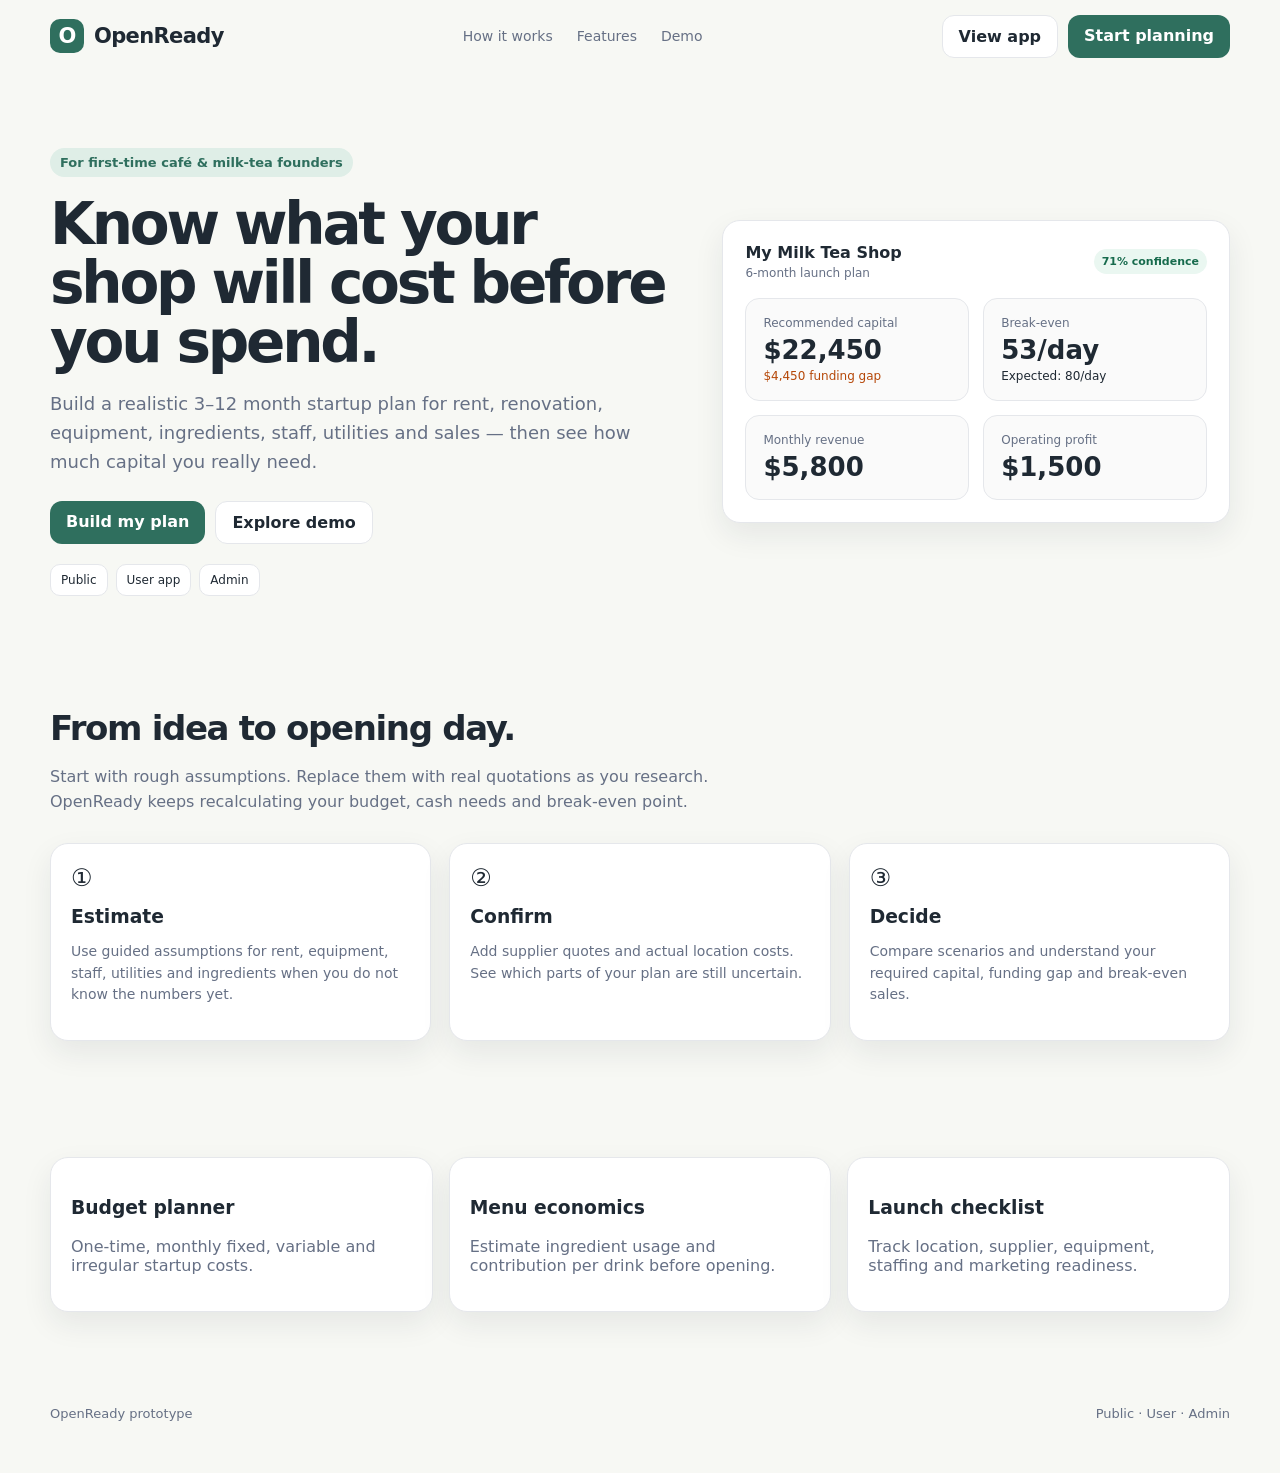
<file: index.html>
<!doctype html><html><head><meta charset="utf-8"><meta name="viewport" content="width=device-width,initial-scale=1"><title>OpenReady — Plan your café before you open</title><link rel="stylesheet" href="assets/styles.css"></head><body>
<div class="container"><header class="topbar"><a class="brand" href="index.html"><span class="logo">O</span>OpenReady</a><nav class="nav"><a href="#how">How it works</a><a href="#features">Features</a><a href="#demo">Demo</a></nav><div class="actions"><a class="btn secondary" href="user/dashboard.html">View app</a><a class="btn primary" href="user/onboarding.html">Start planning</a></div></header>
<section class="hero"><div><span class="eyebrow">For first-time café & milk-tea founders</span><h1>Know what your shop will cost before you spend.</h1><p>Build a realistic 3–12 month startup plan for rent, renovation, equipment, ingredients, staff, utilities and sales — then see how much capital you really need.</p><div class="actions" style="margin-top:24px"><a class="btn primary" href="user/onboarding.html">Build my plan</a><a class="btn secondary" href="user/dashboard.html">Explore demo</a></div><div class="role-switch"><a href="index.html">Public</a><a href="user/dashboard.html">User app</a><a href="admin/dashboard.html">Admin</a></div></div>
<div class="hero-card" id="demo"><div class="row"><div><strong>My Milk Tea Shop</strong><div class="muted" style="font-size:12px;margin-top:4px">6-month launch plan</div></div><span class="tag confirmed">71% confidence</span></div><div class="metric-grid" style="margin-top:18px"><div class="metric"><div class="label">Recommended capital</div><div class="value">$22,450</div><div class="delta warn">$4,450 funding gap</div></div><div class="metric"><div class="label">Break-even</div><div class="value">53/day</div><div class="delta">Expected: 80/day</div></div><div class="metric"><div class="label">Monthly revenue</div><div class="value">$5,800</div></div><div class="metric"><div class="label">Operating profit</div><div class="value">$1,500</div></div></div></div></section>
</div>
<section class="section" id="how"><div class="container"><h2 class="section-title">From idea to opening day.</h2><p class="section-copy">Start with rough assumptions. Replace them with real quotations as you research. OpenReady keeps recalculating your budget, cash needs and break-even point.</p><div class="feature-grid"><div class="card feature"><div class="icon">①</div><h3>Estimate</h3><p>Use guided assumptions for rent, equipment, staff, utilities and ingredients when you do not know the numbers yet.</p></div><div class="card feature"><div class="icon">②</div><h3>Confirm</h3><p>Add supplier quotes and actual location costs. See which parts of your plan are still uncertain.</p></div><div class="card feature"><div class="icon">③</div><h3>Decide</h3><p>Compare scenarios and understand your required capital, funding gap and break-even sales.</p></div></div></div></section>
<section class="section" id="features"><div class="container"><div class="grid-3"><div class="card"><h3>Budget planner</h3><p class="muted">One-time, monthly fixed, variable and irregular startup costs.</p></div><div class="card"><h3>Menu economics</h3><p class="muted">Estimate ingredient usage and contribution per drink before opening.</p></div><div class="card"><h3>Launch checklist</h3><p class="muted">Track location, supplier, equipment, staffing and marketing readiness.</p></div></div></div></section>
<footer class="footer"><div class="container row"><span>OpenReady prototype</span><span>Public · User · Admin</span></div></footer>
</body></html>
</file>
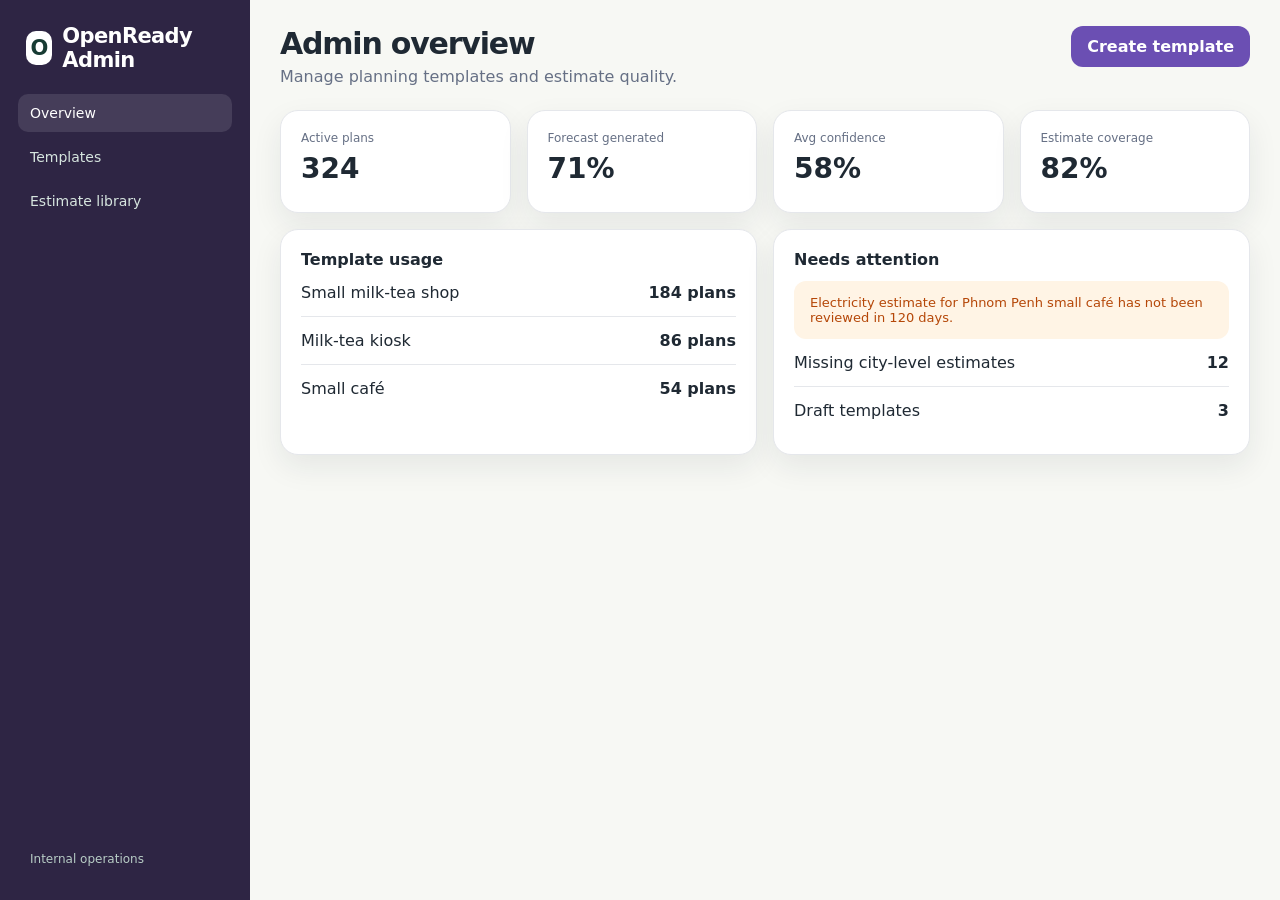
<file: admin/dashboard.html>
<!doctype html><html class="admin-accent"><head><meta charset="utf-8"><meta name="viewport" content="width=device-width,initial-scale=1"><title>Admin — OpenReady</title><link rel="stylesheet" href="../assets/styles.css"></head><body class="admin-accent"><div class="shell"><aside class="sidebar"><a class="brand" href="../index.html"><span class="logo">O</span>OpenReady Admin</a><nav><a class="active" href="dashboard.html">Overview</a><a href="templates.html">Templates</a><a href="estimates.html">Estimate library</a></nav><div class="bottom">Internal operations</div></aside><main class="main"><div class="page-head"><div><h1>Admin overview</h1><p>Manage planning templates and estimate quality.</p></div><button class="btn primary">Create template</button></div><div class="grid-4"><div class="card kpi"><div class="label">Active plans</div><div class="value">324</div></div><div class="card kpi"><div class="label">Forecast generated</div><div class="value">71%</div></div><div class="card kpi"><div class="label">Avg confidence</div><div class="value">58%</div></div><div class="card kpi"><div class="label">Estimate coverage</div><div class="value">82%</div></div></div><div class="grid-2" style="margin-top:16px"><div class="card"><strong>Template usage</strong><div class="list-item row"><span>Small milk-tea shop</span><strong>184 plans</strong></div><div class="list-item row"><span>Milk-tea kiosk</span><strong>86 plans</strong></div><div class="list-item row"><span>Small café</span><strong>54 plans</strong></div></div><div class="card"><strong>Needs attention</strong><div class="warnbox" style="margin-top:12px">Electricity estimate for Phnom Penh small café has not been reviewed in 120 days.</div><div class="list-item row"><span>Missing city-level estimates</span><strong>12</strong></div><div class="list-item row"><span>Draft templates</span><strong>3</strong></div></div></div></main></div></body></html>
</file>
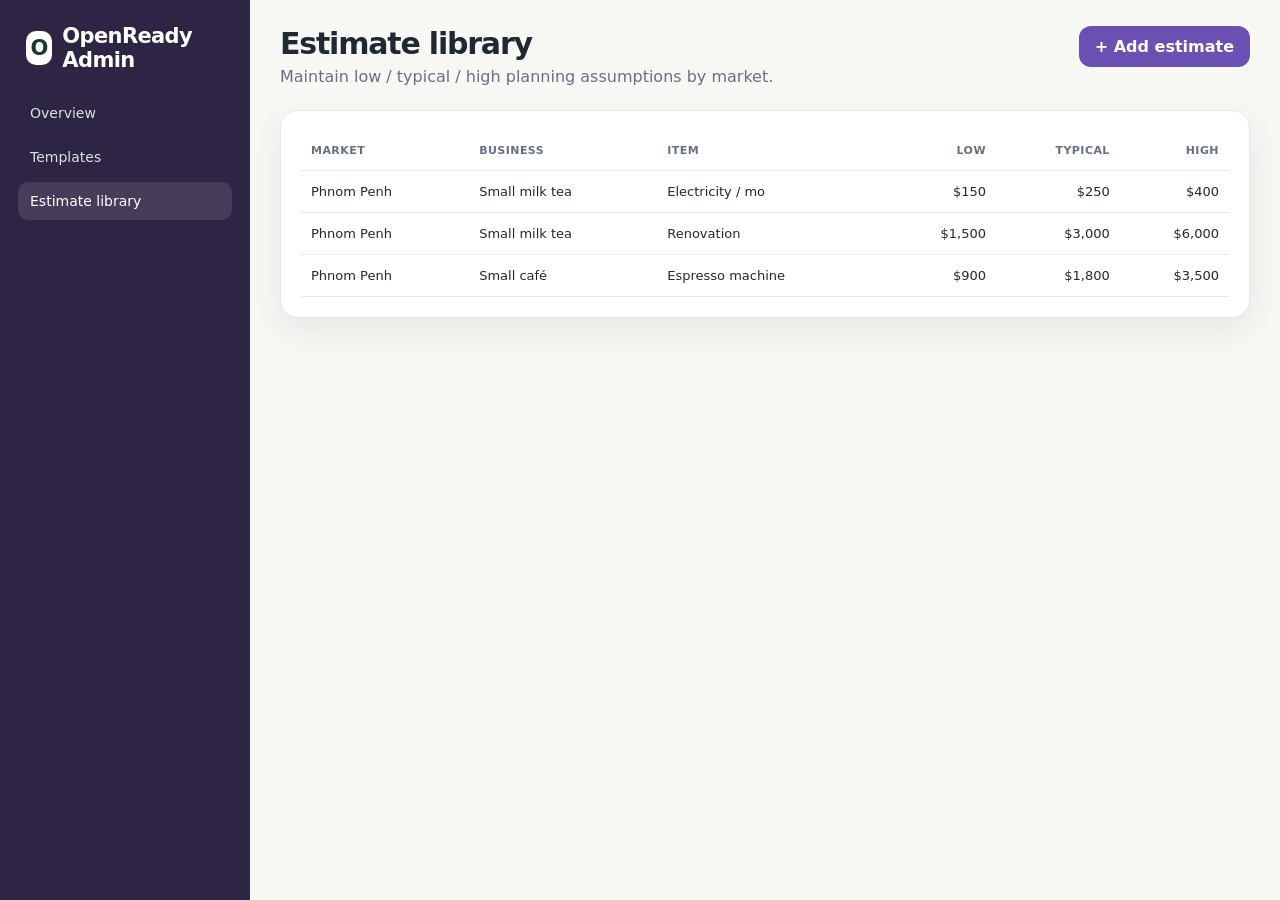
<file: admin/estimates.html>
<!doctype html><html><head><meta charset="utf-8"><meta name="viewport" content="width=device-width,initial-scale=1"><title>Estimate Library — OpenReady Admin</title><link rel="stylesheet" href="../assets/styles.css"></head><body class="admin-accent"><div class="shell"><aside class="sidebar"><a class="brand" href="../index.html"><span class="logo">O</span>OpenReady Admin</a><nav><a href="dashboard.html">Overview</a><a href="templates.html">Templates</a><a class="active" href="estimates.html">Estimate library</a></nav></aside><main class="main"><div class="page-head"><div><h1>Estimate library</h1><p>Maintain low / typical / high planning assumptions by market.</p></div><button class="btn primary">+ Add estimate</button></div><div class="card"><table class="table"><thead><tr><th>Market</th><th>Business</th><th>Item</th><th class="money">Low</th><th class="money">Typical</th><th class="money">High</th></tr></thead><tbody><tr><td>Phnom Penh</td><td>Small milk tea</td><td>Electricity / mo</td><td class="money">$150</td><td class="money">$250</td><td class="money">$400</td></tr><tr><td>Phnom Penh</td><td>Small milk tea</td><td>Renovation</td><td class="money">$1,500</td><td class="money">$3,000</td><td class="money">$6,000</td></tr><tr><td>Phnom Penh</td><td>Small café</td><td>Espresso machine</td><td class="money">$900</td><td class="money">$1,800</td><td class="money">$3,500</td></tr></tbody></table></div></main></div></body></html>
</file>
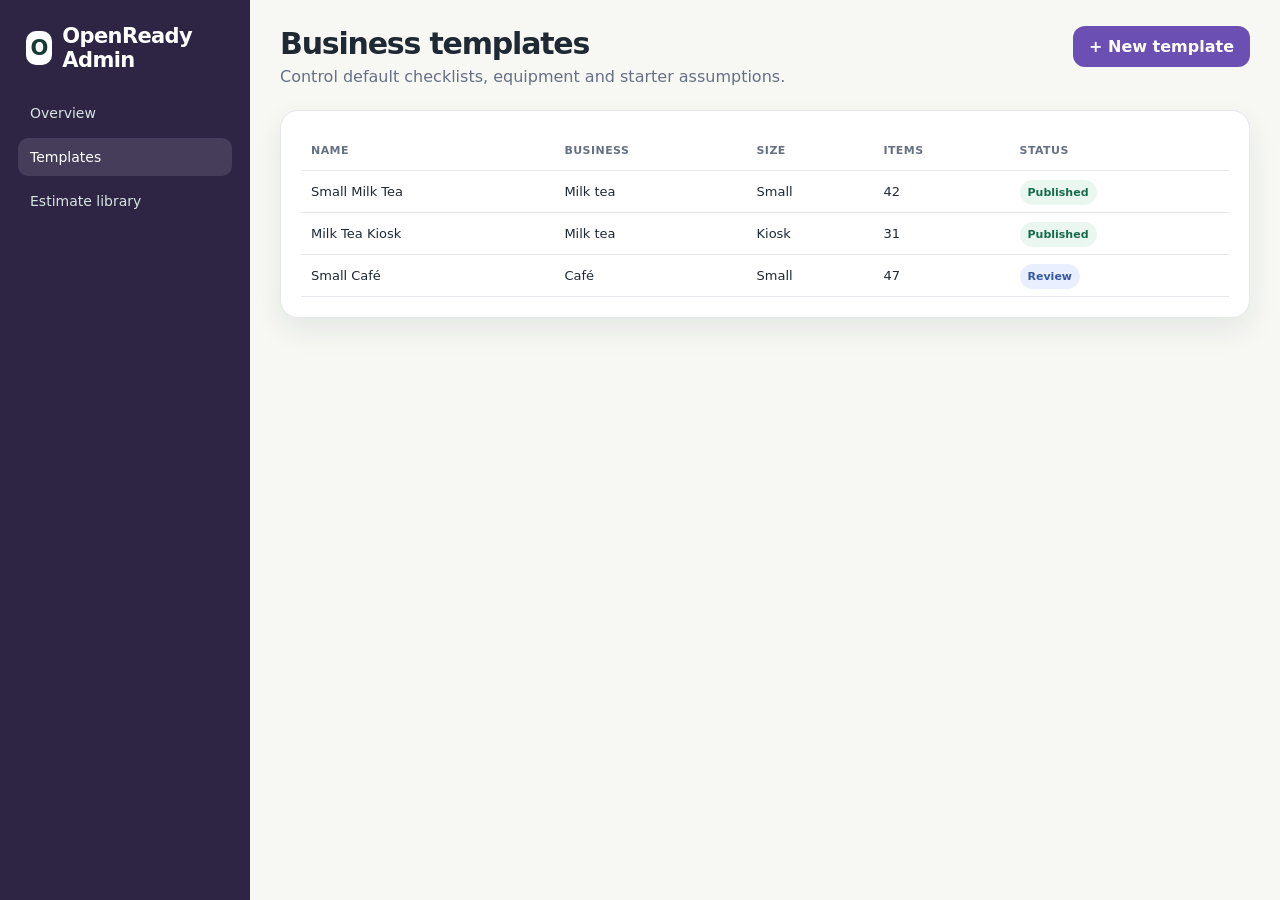
<file: admin/templates.html>
<!doctype html><html><head><meta charset="utf-8"><meta name="viewport" content="width=device-width,initial-scale=1"><title>Templates — OpenReady Admin</title><link rel="stylesheet" href="../assets/styles.css"></head><body class="admin-accent"><div class="shell"><aside class="sidebar"><a class="brand" href="../index.html"><span class="logo">O</span>OpenReady Admin</a><nav><a href="dashboard.html">Overview</a><a class="active" href="templates.html">Templates</a><a href="estimates.html">Estimate library</a></nav></aside><main class="main"><div class="page-head"><div><h1>Business templates</h1><p>Control default checklists, equipment and starter assumptions.</p></div><button class="btn primary">+ New template</button></div><div class="card"><table class="table"><thead><tr><th>Name</th><th>Business</th><th>Size</th><th>Items</th><th>Status</th></tr></thead><tbody><tr><td>Small Milk Tea</td><td>Milk tea</td><td>Small</td><td>42</td><td><span class="tag confirmed">Published</span></td></tr><tr><td>Milk Tea Kiosk</td><td>Milk tea</td><td>Kiosk</td><td>31</td><td><span class="tag confirmed">Published</span></td></tr><tr><td>Small Café</td><td>Café</td><td>Small</td><td>47</td><td><span class="tag quoted">Review</span></td></tr></tbody></table></div></main></div></body></html>
</file>
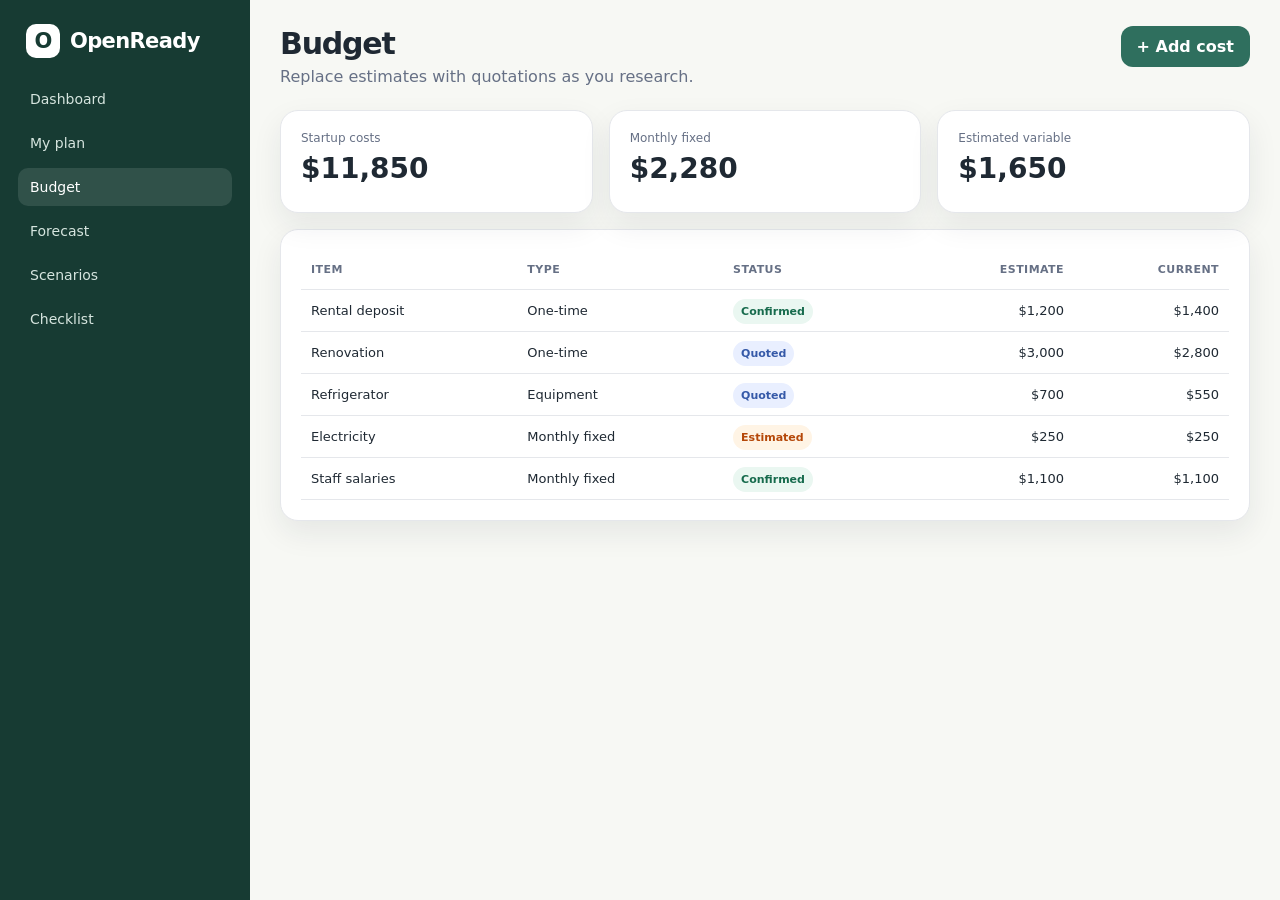
<file: user/budget.html>
<!doctype html><html><head><meta charset="utf-8"><meta name="viewport" content="width=device-width,initial-scale=1"><title>Budget — OpenReady</title><link rel="stylesheet" href="../assets/styles.css"></head><body><div class="shell"><aside class="sidebar"><a class="brand" href="../index.html"><span class="logo">O</span>OpenReady</a><nav><a href="dashboard.html">Dashboard</a><a href="onboarding.html">My plan</a><a class="active" href="budget.html">Budget</a><a href="forecast.html">Forecast</a><a href="scenarios.html">Scenarios</a><a href="checklist.html">Checklist</a></nav></aside><main class="main"><div class="page-head"><div><h1>Budget</h1><p>Replace estimates with quotations as you research.</p></div><button class="btn primary">+ Add cost</button></div><div class="grid-3"><div class="card kpi"><div class="label">Startup costs</div><div class="value">$11,850</div></div><div class="card kpi"><div class="label">Monthly fixed</div><div class="value">$2,280</div></div><div class="card kpi"><div class="label">Estimated variable</div><div class="value">$1,650</div></div></div><div class="card" style="margin-top:16px"><table class="table"><thead><tr><th>Item</th><th>Type</th><th>Status</th><th class="money">Estimate</th><th class="money">Current</th></tr></thead><tbody><tr><td>Rental deposit</td><td>One-time</td><td><span class="tag confirmed">Confirmed</span></td><td class="money">$1,200</td><td class="money">$1,400</td></tr><tr><td>Renovation</td><td>One-time</td><td><span class="tag quoted">Quoted</span></td><td class="money">$3,000</td><td class="money">$2,800</td></tr><tr><td>Refrigerator</td><td>Equipment</td><td><span class="tag quoted">Quoted</span></td><td class="money">$700</td><td class="money">$550</td></tr><tr><td>Electricity</td><td>Monthly fixed</td><td><span class="tag estimated">Estimated</span></td><td class="money">$250</td><td class="money">$250</td></tr><tr><td>Staff salaries</td><td>Monthly fixed</td><td><span class="tag confirmed">Confirmed</span></td><td class="money">$1,100</td><td class="money">$1,100</td></tr></tbody></table></div></main></div></body></html>
</file>
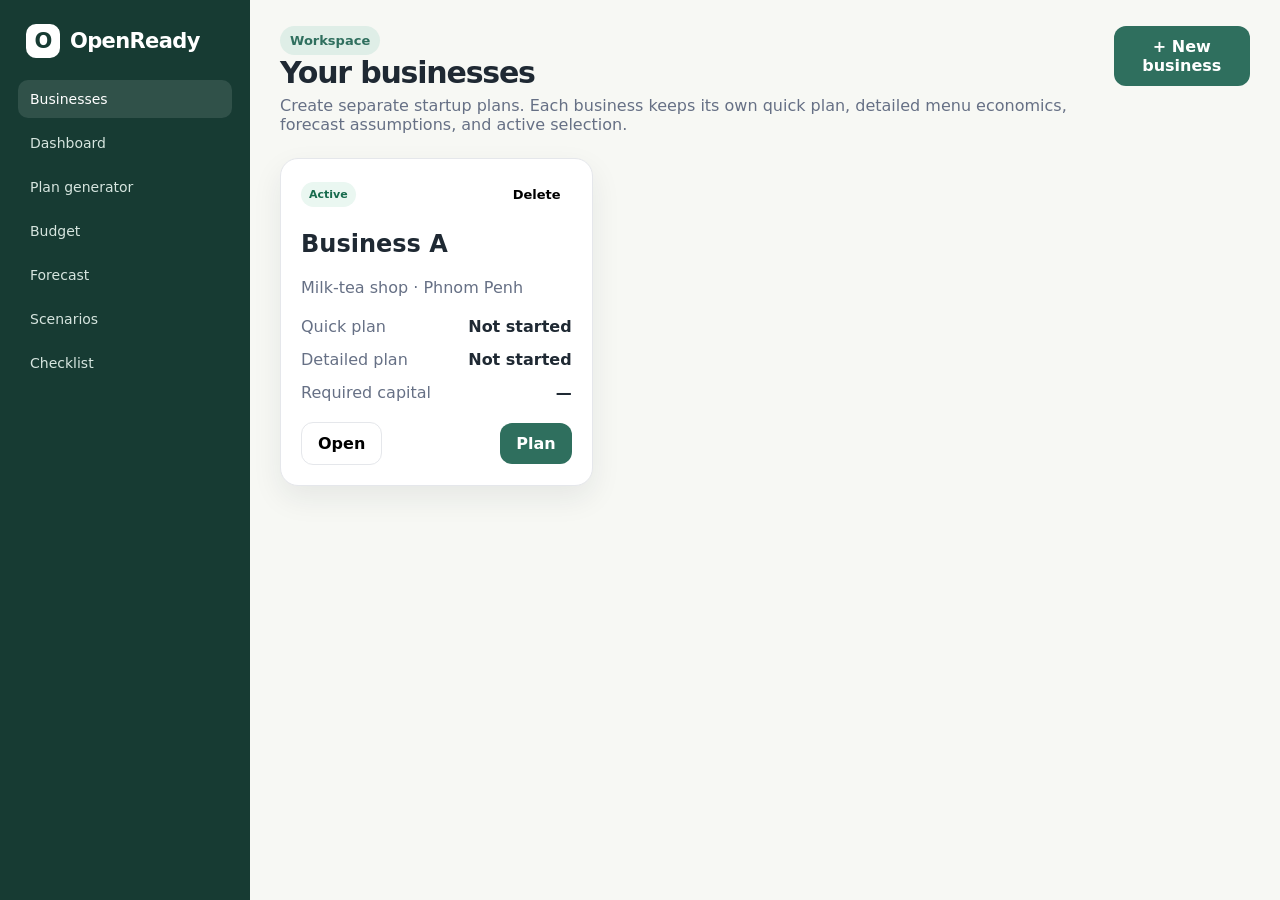
<file: user/businesses.html>
<!doctype html>
<html>
<head>
  <meta charset="utf-8"><meta name="viewport" content="width=device-width,initial-scale=1">
  <title>Businesses — OpenReady</title>
  <link rel="stylesheet" href="../assets/styles.css">
</head>
<body>
<div class="shell">
  <aside class="sidebar">
    <a class="brand" href="../index.html"><span class="logo">O</span>OpenReady</a>
    <nav>
      <a class="active" href="businesses.html">Businesses</a>
      <a href="dashboard.html">Dashboard</a>
      <a href="onboarding.html">Plan generator</a>
      <a href="budget.html">Budget</a>
      <a href="forecast.html">Forecast</a>
      <a href="scenarios.html">Scenarios</a>
      <a href="checklist.html">Checklist</a>
    </nav>
  </aside>
  <main class="main">
    <div class="page-head"><div><span class="eyebrow">Workspace</span><h1>Your businesses</h1><p>Create separate startup plans. Each business keeps its own quick plan, detailed menu economics, forecast assumptions, and active selection.</p></div><button class="btn primary" id="createBusiness">+ New business</button></div>
    <div class="grid-3" id="businessGrid"></div>
  </main>
</div>
<script src="../assets/business-store.js"></script>
<script>
(()=>{
 const grid=document.getElementById('businessGrid');
 const render=()=>{
   const state=OpenReadyStore.getState();
   grid.innerHTML=state.businesses.map(b=>{
     const active=b.id===state.activeBusinessId;
     const quick=b.quickPlan||{};const detailed=b.detailedPlan||{};
     return `<div class="card business-card ${active?'business-active':''}" data-id="${b.id}">
       <div class="row"><span class="tag ${active?'confirmed':'estimated'}">${active?'Active':'Business'}</span><button class="btn ghost sm" data-delete="${b.id}">Delete</button></div>
       <h2>${b.name}</h2><p class="muted">${b.type||'Business'} · ${b.city||'No city yet'}</p>
       <div class="stack section-gap">
         <div class="row"><span class="muted">Quick plan</span><strong>${quick.savedAt?'Saved':'Not started'}</strong></div>
         <div class="row"><span class="muted">Detailed plan</span><strong>${detailed.savedAt?'Saved':'Not started'}</strong></div>
         <div class="row"><span class="muted">Required capital</span><strong>${quick.requiredCapital?new Intl.NumberFormat('en-US',{style:'currency',currency:'USD',maximumFractionDigits:0}).format(quick.requiredCapital):'—'}</strong></div>
       </div>
       <div class="row section-gap"><button class="btn secondary" data-open="${b.id}">Open</button><a class="btn primary" href="onboarding.html" data-plan="${b.id}">Plan</a></div>
     </div>`;
   }).join('');
   grid.querySelectorAll('[data-open]').forEach(btn=>btn.addEventListener('click',()=>{OpenReadyStore.setActiveBusiness(btn.dataset.open);render();}));
   grid.querySelectorAll('[data-plan]').forEach(a=>a.addEventListener('click',()=>OpenReadyStore.setActiveBusiness(a.dataset.plan)));
   grid.querySelectorAll('[data-delete]').forEach(btn=>btn.addEventListener('click',()=>{if(confirm('Delete this business and its saved prototype data?')){OpenReadyStore.deleteBusiness(btn.dataset.delete);render();}}));
 };
 document.getElementById('createBusiness').addEventListener('click',()=>{const name=prompt('Business name','Business '+String.fromCharCode(65+OpenReadyStore.getState().businesses.length));if(!name)return;OpenReadyStore.createBusiness(name);render();});
 render();
})();
</script>
</body></html>
</file>
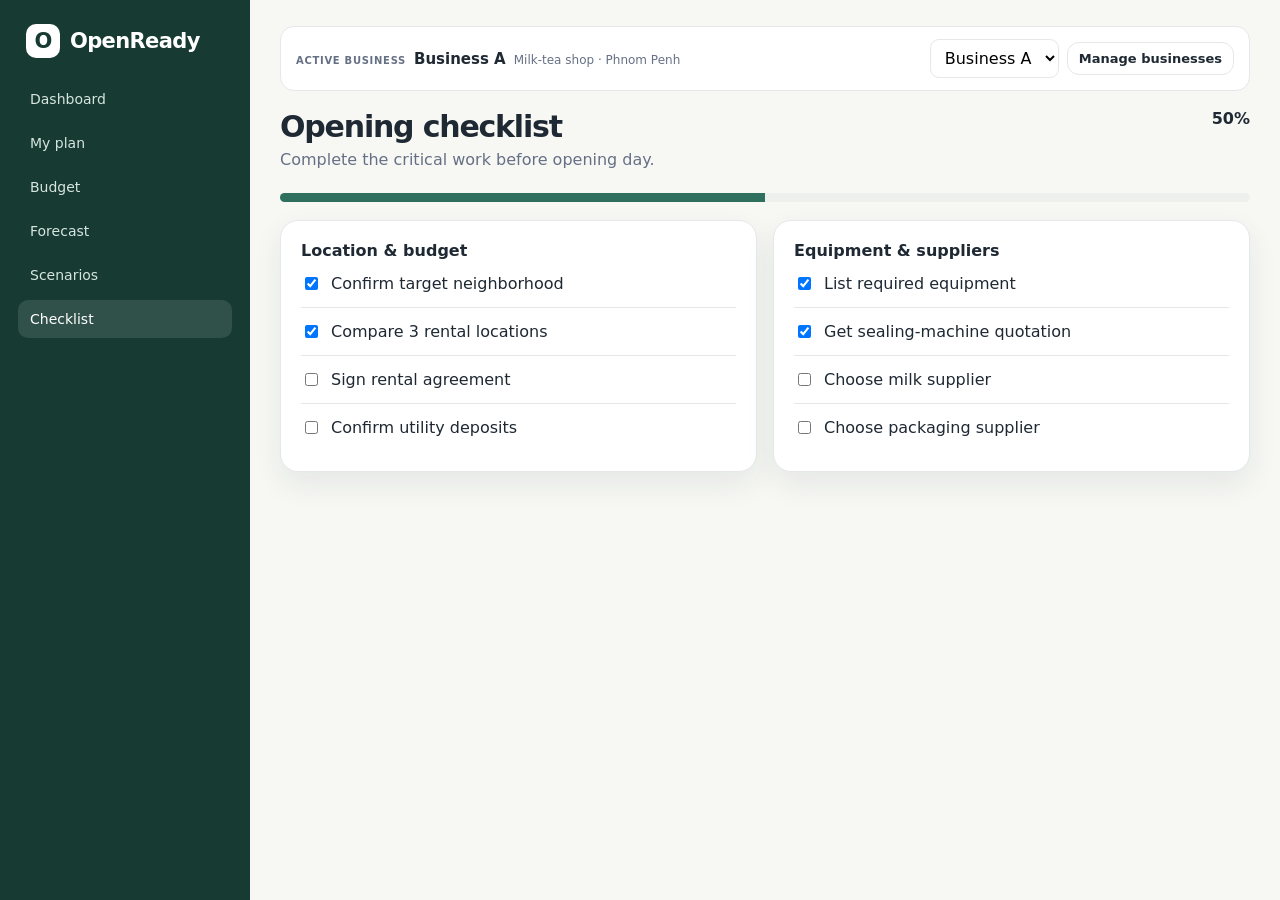
<file: user/checklist.html>
<!doctype html><html><head><meta charset="utf-8"><meta name="viewport" content="width=device-width,initial-scale=1"><title>Checklist — OpenReady</title><link rel="stylesheet" href="../assets/styles.css"></head><body><div class="shell"><aside class="sidebar"><a class="brand" href="../index.html"><span class="logo">O</span>OpenReady</a><nav><a href="dashboard.html">Dashboard</a><a href="onboarding.html">My plan</a><a href="budget.html">Budget</a><a href="forecast.html">Forecast</a><a href="scenarios.html">Scenarios</a><a class="active" href="checklist.html">Checklist</a></nav></aside><main class="main"><div class="page-head"><div><h1>Opening checklist</h1><p>Complete the critical work before opening day.</p></div><strong id="checkProgress">50%</strong></div><div class="progress" style="margin-bottom:18px"><span id="checkBar" style="width:50%"></span></div><div class="grid-2"><div class="card"><strong>Location & budget</strong><label class="list-item check"><input data-toggle-check type="checkbox" checked><span>Confirm target neighborhood</span></label><label class="list-item check"><input data-toggle-check type="checkbox" checked><span>Compare 3 rental locations</span></label><label class="list-item check"><input data-toggle-check type="checkbox"><span>Sign rental agreement</span></label><label class="list-item check"><input data-toggle-check type="checkbox"><span>Confirm utility deposits</span></label></div><div class="card"><strong>Equipment & suppliers</strong><label class="list-item check"><input data-toggle-check type="checkbox" checked><span>List required equipment</span></label><label class="list-item check"><input data-toggle-check type="checkbox" checked><span>Get sealing-machine quotation</span></label><label class="list-item check"><input data-toggle-check type="checkbox"><span>Choose milk supplier</span></label><label class="list-item check"><input data-toggle-check type="checkbox"><span>Choose packaging supplier</span></label></div></div></main></div><script src="../assets/app.js"></script></body></html>
</file>
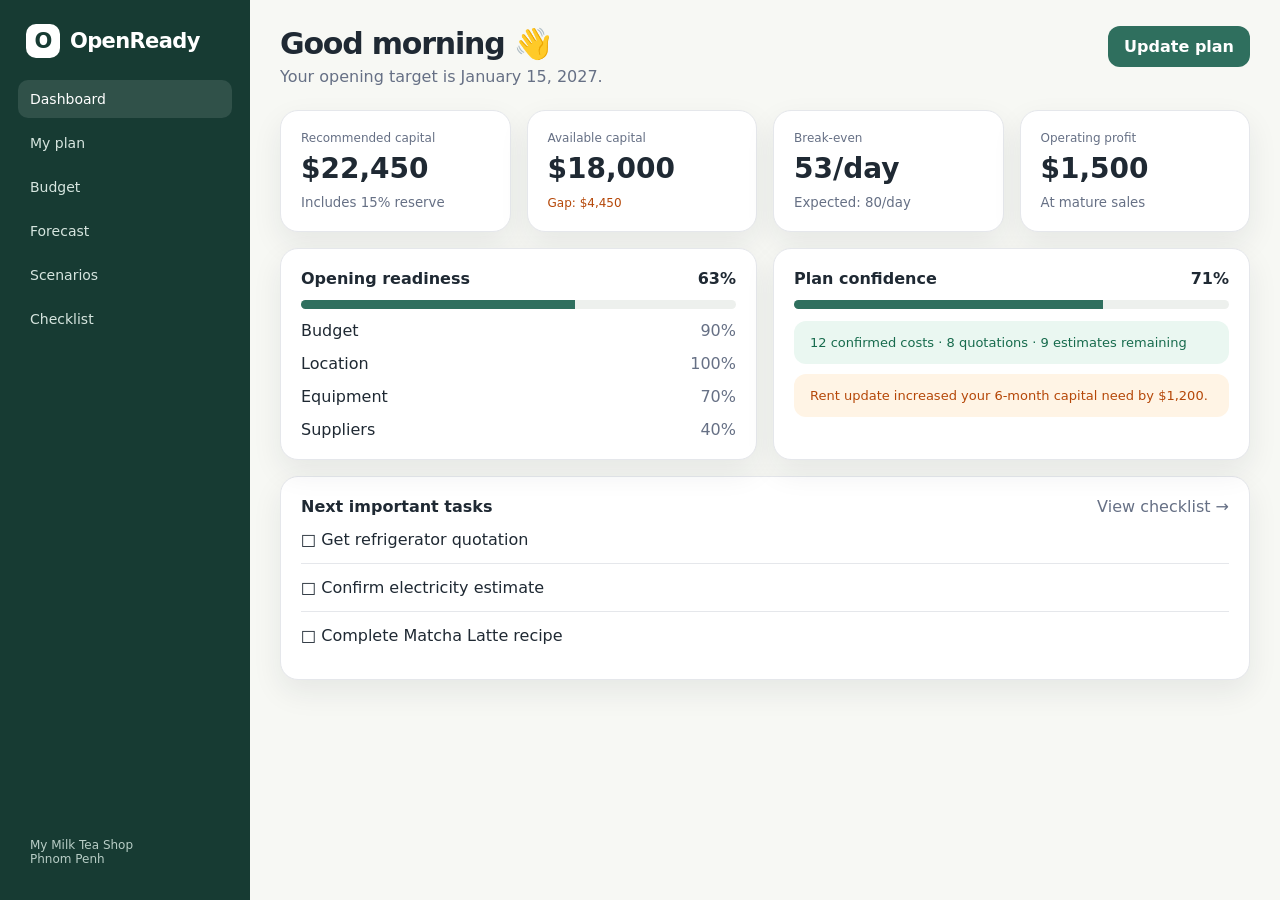
<file: user/dashboard.html>
<!doctype html><html><head><meta charset="utf-8"><meta name="viewport" content="width=device-width,initial-scale=1"><title>User Dashboard — OpenReady</title><link rel="stylesheet" href="../assets/styles.css"></head><body><div class="shell"><aside class="sidebar"><a class="brand" href="../index.html"><span class="logo">O</span>OpenReady</a><nav><a class="active" href="dashboard.html">Dashboard</a><a href="onboarding.html">My plan</a><a href="budget.html">Budget</a><a href="forecast.html">Forecast</a><a href="scenarios.html">Scenarios</a><a href="checklist.html">Checklist</a></nav><div class="bottom">My Milk Tea Shop<br>Phnom Penh</div></aside><main class="main"><div class="page-head"><div><h1>Good morning 👋</h1><p>Your opening target is January 15, 2027.</p></div><a class="btn primary" href="onboarding.html">Update plan</a></div>
<div class="grid-4"><div class="card kpi"><div class="label">Recommended capital</div><div class="value">$22,450</div><small>Includes 15% reserve</small></div><div class="card kpi"><div class="label">Available capital</div><div class="value">$18,000</div><small class="delta warn">Gap: $4,450</small></div><div class="card kpi"><div class="label">Break-even</div><div class="value">53/day</div><small>Expected: 80/day</small></div><div class="card kpi"><div class="label">Operating profit</div><div class="value">$1,500</div><small>At mature sales</small></div></div>
<div class="grid-2" style="margin-top:16px"><div class="card"><div class="row"><strong>Opening readiness</strong><strong>63%</strong></div><div class="progress" style="margin:12px 0"><span style="width:63%"></span></div><div class="stack"><div class="row"><span>Budget</span><span class="muted">90%</span></div><div class="row"><span>Location</span><span class="muted">100%</span></div><div class="row"><span>Equipment</span><span class="muted">70%</span></div><div class="row"><span>Suppliers</span><span class="muted">40%</span></div></div></div><div class="card"><div class="row"><strong>Plan confidence</strong><strong>71%</strong></div><div class="progress" style="margin:12px 0"><span style="width:71%"></span></div><div class="goodbox">12 confirmed costs · 8 quotations · 9 estimates remaining</div><div class="warnbox" style="margin-top:10px">Rent update increased your 6-month capital need by $1,200.</div></div></div>
<div class="card" style="margin-top:16px"><div class="row"><strong>Next important tasks</strong><a href="checklist.html" class="muted">View checklist →</a></div><div class="list-item">□ Get refrigerator quotation</div><div class="list-item">□ Confirm electricity estimate</div><div class="list-item">□ Complete Matcha Latte recipe</div></div>
</main></div></body></html>
</file>
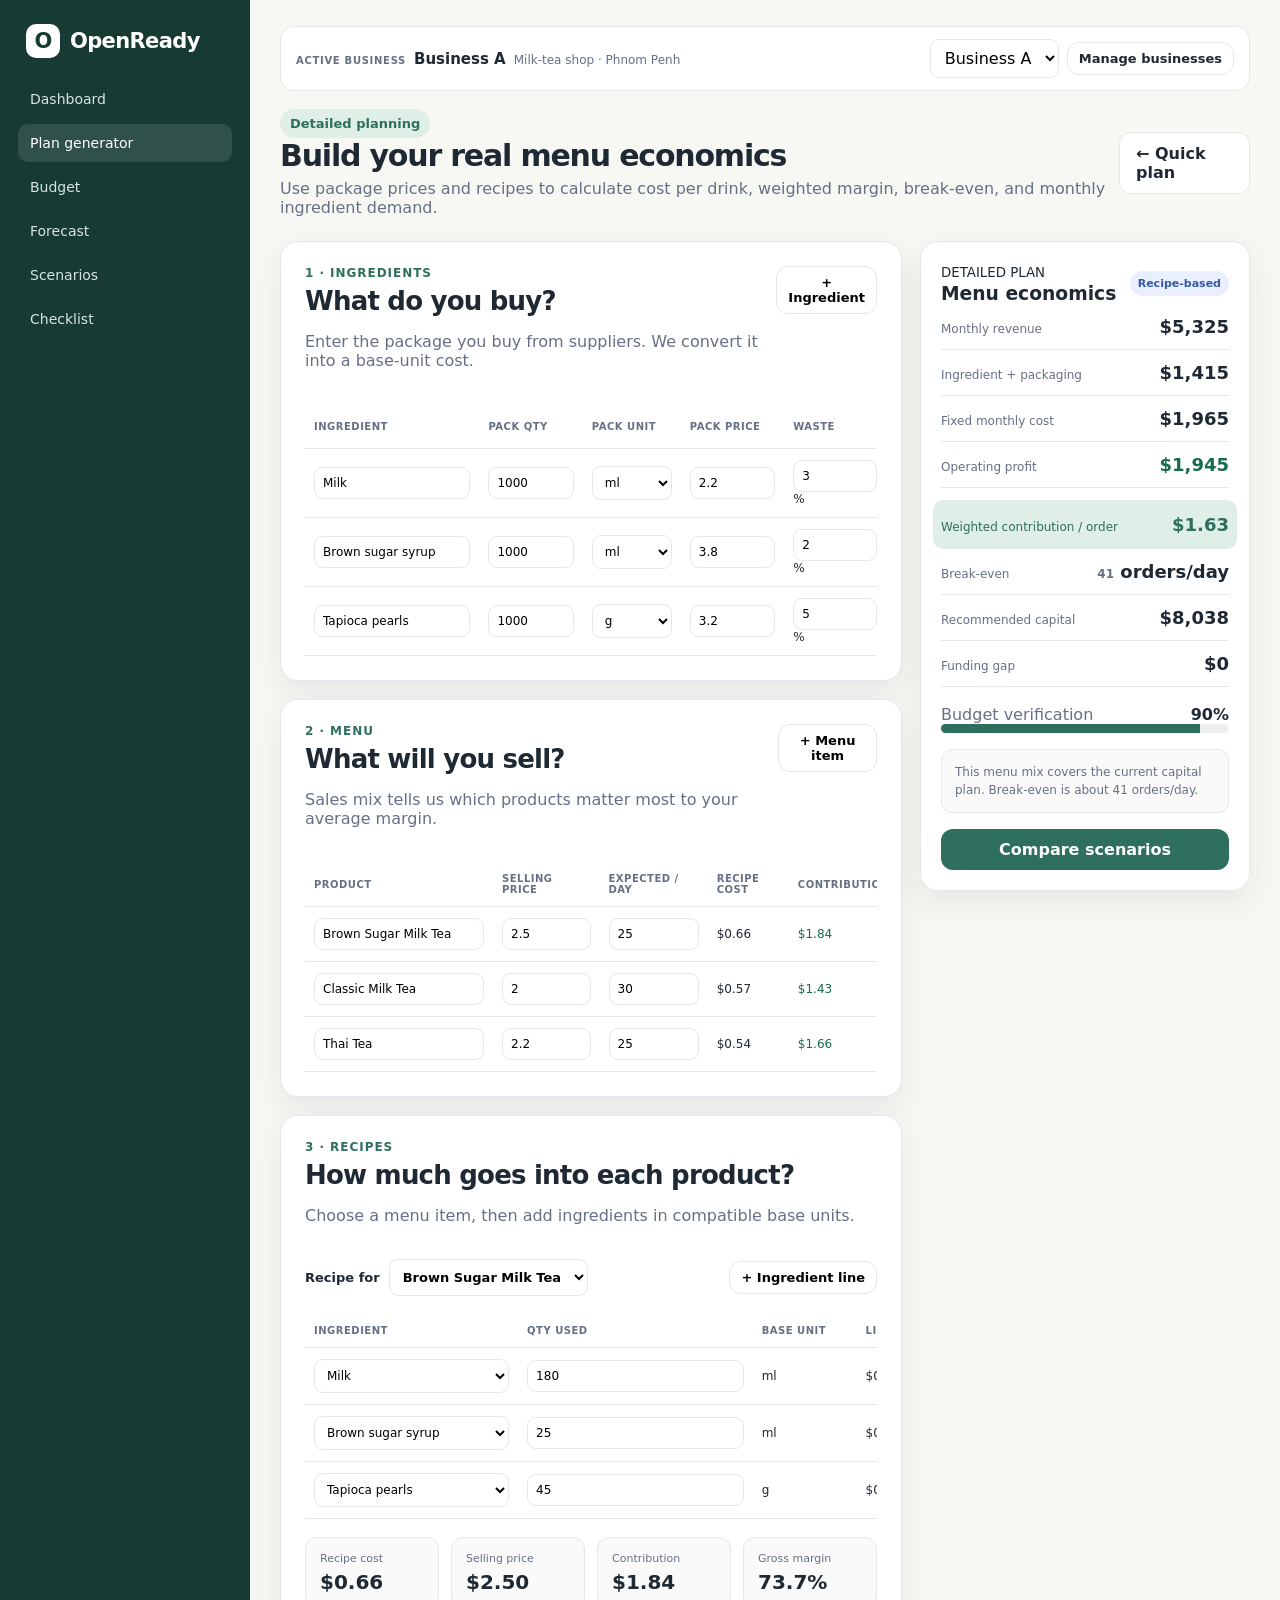
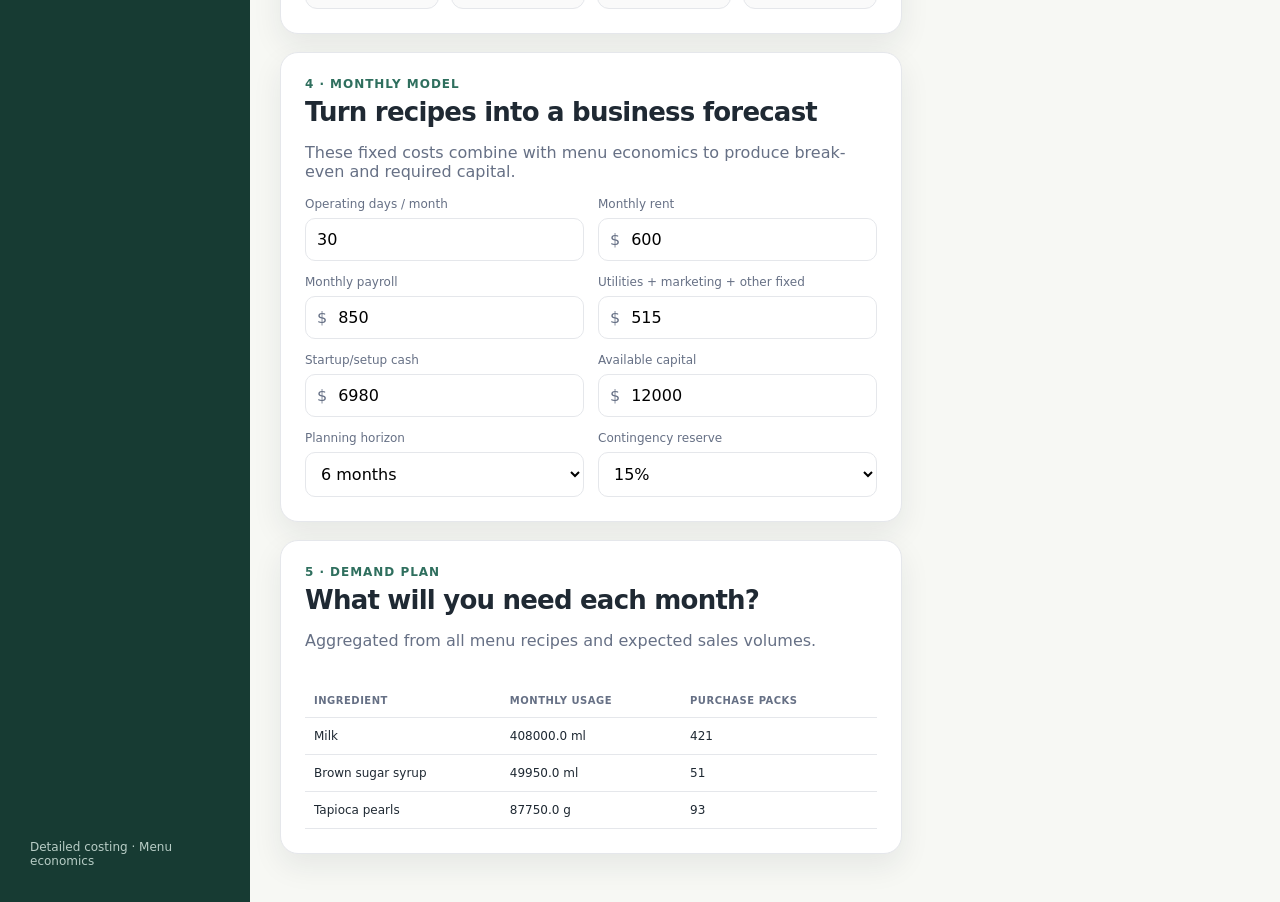
<file: user/detailed-plan.html>
<!doctype html>
<html>
<head>
  <meta charset="utf-8">
  <meta name="viewport" content="width=device-width,initial-scale=1">
  <title>Detailed Plan — OpenReady</title>
  <link rel="stylesheet" href="../assets/styles.css">
  <link rel="stylesheet" href="../assets/detailed-plan.css">
</head>
<body>
<div class="shell">
  <aside class="sidebar">
    <a class="brand" href="../index.html"><span class="logo">O</span>OpenReady</a>
    <nav>
      <a href="dashboard.html">Dashboard</a>
      <a class="active" href="onboarding.html">Plan generator</a>
      <a href="budget.html">Budget</a>
      <a href="forecast.html">Forecast</a>
      <a href="scenarios.html">Scenarios</a>
      <a href="checklist.html">Checklist</a>
    </nav>
    <div class="bottom">Detailed costing · Menu economics</div>
  </aside>

  <main class="main detailed-planner" id="detailedPlanner">
    <div class="page-head detailed-head">
      <div>
        <span class="eyebrow">Detailed planning</span>
        <h1>Build your real menu economics</h1>
        <p>Use package prices and recipes to calculate cost per drink, weighted margin, break-even, and monthly ingredient demand.</p>
      </div>
      <a class="btn secondary" href="onboarding.html">← Quick plan</a>
    </div>

    <div class="detail-layout">
      <section class="detail-main">
        <div class="card detail-card">
          <div class="section-title-row"><div><div class="panel-kicker">1 · Ingredients</div><h2>What do you buy?</h2><p class="muted">Enter the package you buy from suppliers. We convert it into a base-unit cost.</p></div><button class="btn secondary sm" type="button" id="addIngredient">+ Ingredient</button></div>
          <div class="detail-table-wrap"><table class="detail-table" id="ingredientTable"><thead><tr><th>Ingredient</th><th>Pack qty</th><th>Pack unit</th><th>Pack price</th><th>Waste</th><th>Cost / base unit</th><th></th></tr></thead><tbody></tbody></table></div>
        </div>

        <div class="card detail-card">
          <div class="section-title-row"><div><div class="panel-kicker">2 · Menu</div><h2>What will you sell?</h2><p class="muted">Sales mix tells us which products matter most to your average margin.</p></div><button class="btn secondary sm" type="button" id="addMenuItem">+ Menu item</button></div>
          <div class="detail-table-wrap"><table class="detail-table" id="menuTable"><thead><tr><th>Product</th><th>Selling price</th><th>Expected / day</th><th>Recipe cost</th><th>Contribution</th><th>Food cost %</th><th></th></tr></thead><tbody></tbody></table></div>
        </div>

        <div class="card detail-card">
          <div class="section-title-row"><div><div class="panel-kicker">3 · Recipes</div><h2>How much goes into each product?</h2><p class="muted">Choose a menu item, then add ingredients in compatible base units.</p></div></div>
          <div class="recipe-picker"><label>Recipe for <select id="recipeMenuSelect"></select></label><button class="btn secondary sm" type="button" id="addRecipeLine">+ Ingredient line</button></div>
          <div class="detail-table-wrap"><table class="detail-table" id="recipeTable"><thead><tr><th>Ingredient</th><th>Qty used</th><th>Base unit</th><th>Line cost</th><th></th></tr></thead><tbody></tbody></table></div>
          <div class="recipe-summary"><div><span>Recipe cost</span><strong id="recipeCost">$0.00</strong></div><div><span>Selling price</span><strong id="recipePrice">$0.00</strong></div><div><span>Contribution</span><strong id="recipeContribution">$0.00</strong></div><div><span>Gross margin</span><strong id="recipeMargin">0%</strong></div></div>
        </div>

        <div class="card detail-card">
          <div class="section-title-row"><div><div class="panel-kicker">4 · Monthly model</div><h2>Turn recipes into a business forecast</h2><p class="muted">These fixed costs combine with menu economics to produce break-even and required capital.</p></div></div>
          <div class="form-grid">
            <div class="field"><label>Operating days / month</label><input id="detailDays" type="number" min="1" max="31" value="30"></div>
            <div class="field"><label>Monthly rent</label><div class="money-input"><span>$</span><input id="detailRent" type="number" min="0" value="600"></div></div>
            <div class="field"><label>Monthly payroll</label><div class="money-input"><span>$</span><input id="detailPayroll" type="number" min="0" value="850"></div></div>
            <div class="field"><label>Utilities + marketing + other fixed</label><div class="money-input"><span>$</span><input id="detailOtherFixed" type="number" min="0" value="515"></div></div>
            <div class="field"><label>Startup/setup cash</label><div class="money-input"><span>$</span><input id="detailStartup" type="number" min="0" value="6980"></div></div>
            <div class="field"><label>Available capital</label><div class="money-input"><span>$</span><input id="detailCapital" type="number" min="0" value="12000"></div></div>
            <div class="field"><label>Planning horizon</label><select id="detailMonths"><option value="3">3 months</option><option value="6" selected>6 months</option><option value="12">12 months</option></select></div>
            <div class="field"><label>Contingency reserve</label><select id="detailContingency"><option value="10">10%</option><option value="15" selected>15%</option><option value="20">20%</option></select></div>
          </div>
        </div>

        <div class="card detail-card">
          <div class="section-title-row"><div><div class="panel-kicker">5 · Demand plan</div><h2>What will you need each month?</h2><p class="muted">Aggregated from all menu recipes and expected sales volumes.</p></div></div>
          <div class="detail-table-wrap"><table class="detail-table"><thead><tr><th>Ingredient</th><th>Monthly usage</th><th>Purchase packs</th><th>Estimated spend</th></tr></thead><tbody id="demandBody"></tbody></table></div>
        </div>
      </section>

      <aside class="detail-summary card">
        <div class="live-head"><div><small>DETAILED PLAN</small><h3>Menu economics</h3></div><span class="tag quoted">Recipe-based</span></div>
        <div class="detail-kpi"><span>Monthly revenue</span><strong id="detailRevenue">$0</strong></div>
        <div class="detail-kpi"><span>Ingredient + packaging</span><strong id="detailVariable">$0</strong></div>
        <div class="detail-kpi"><span>Fixed monthly cost</span><strong id="detailFixed">$0</strong></div>
        <div class="detail-kpi"><span>Operating profit</span><strong id="detailProfit">$0</strong></div>
        <div class="detail-kpi accent"><span>Weighted contribution / order</span><strong id="detailContribution">$0.00</strong></div>
        <div class="detail-kpi"><span>Break-even</span><strong><span id="detailBreakeven">0</span> orders/day</strong></div>
        <div class="detail-kpi"><span>Recommended capital</span><strong id="detailRequired">$0</strong></div>
        <div class="detail-kpi"><span>Funding gap</span><strong id="detailGap">$0</strong></div>
        <div class="progress-block"><div class="row"><span class="muted">Budget verification</span><strong id="detailVerification">70%</strong></div><div class="progress"><span id="detailVerificationBar" style="width:70%"></span></div></div>
        <div class="detail-note" id="detailInsight">Add recipes to replace rough average-cost assumptions with real product economics.</div>
        <a class="btn primary full" href="scenarios.html">Compare scenarios</a>
      </aside>
    </div>
  </main>
</div>
<script src="../assets/app.js"></script>
<script src="../assets/detailed-plan.js"></script>
</body>
</html>
</file>
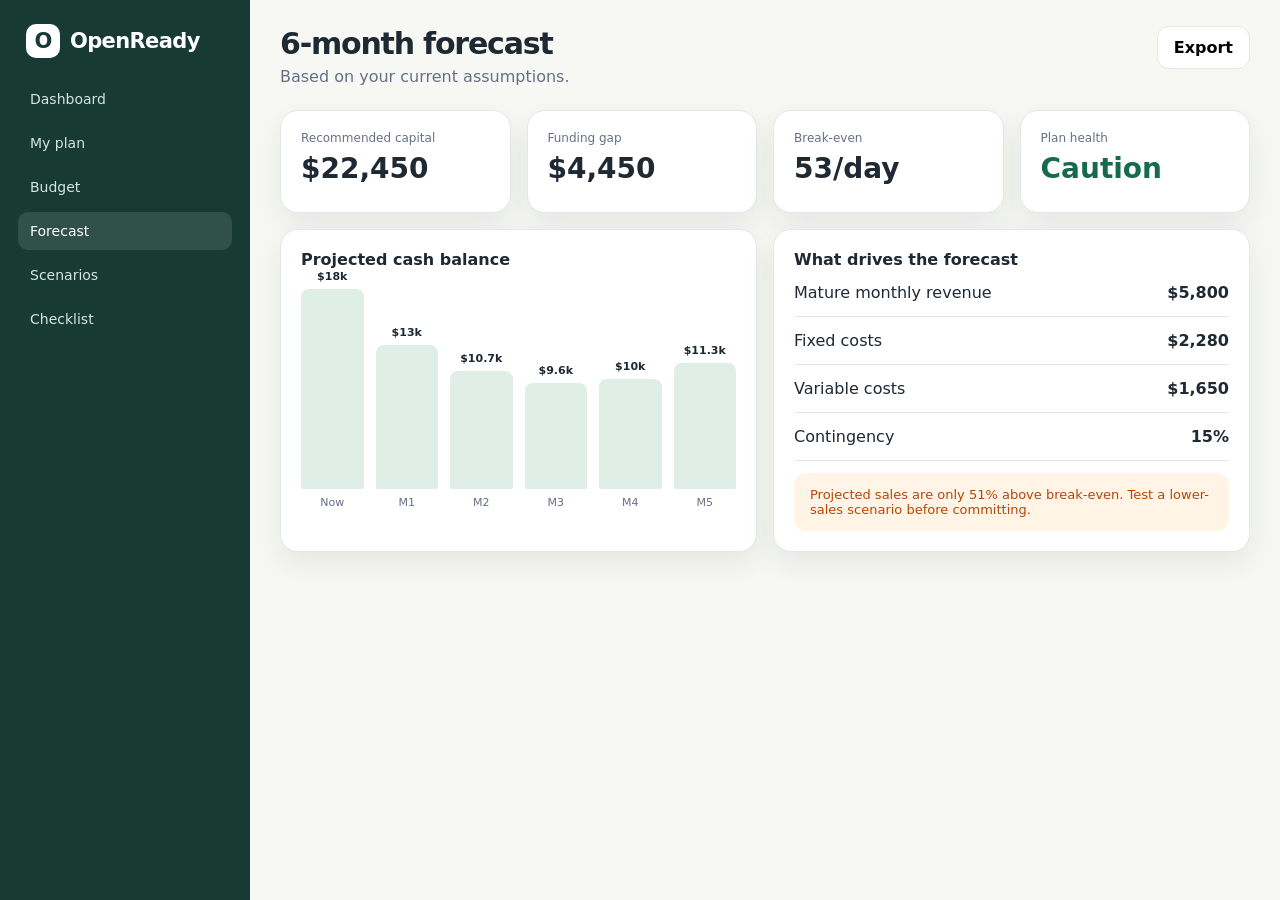
<file: user/forecast.html>
<!doctype html><html><head><meta charset="utf-8"><meta name="viewport" content="width=device-width,initial-scale=1"><title>Forecast — OpenReady</title><link rel="stylesheet" href="../assets/styles.css"></head><body><div class="shell"><aside class="sidebar"><a class="brand" href="../index.html"><span class="logo">O</span>OpenReady</a><nav><a href="dashboard.html">Dashboard</a><a href="onboarding.html">My plan</a><a href="budget.html">Budget</a><a class="active" href="forecast.html">Forecast</a><a href="scenarios.html">Scenarios</a><a href="checklist.html">Checklist</a></nav></aside><main class="main"><div class="page-head"><div><h1>6-month forecast</h1><p>Based on your current assumptions.</p></div><button class="btn secondary">Export</button></div><div class="grid-4"><div class="card kpi"><div class="label">Recommended capital</div><div class="value">$22,450</div></div><div class="card kpi"><div class="label">Funding gap</div><div class="value">$4,450</div></div><div class="card kpi"><div class="label">Break-even</div><div class="value">53/day</div></div><div class="card kpi"><div class="label">Plan health</div><div class="value" style="color:var(--success)">Caution</div></div></div><div class="grid-2" style="margin-top:16px"><div class="card"><strong>Projected cash balance</strong><div class="chart"><div class="bar" style="height:100%"><strong>$18k</strong><span>Now</span></div><div class="bar" style="height:72%"><strong>$13k</strong><span>M1</span></div><div class="bar" style="height:59%"><strong>$10.7k</strong><span>M2</span></div><div class="bar" style="height:53%"><strong>$9.6k</strong><span>M3</span></div><div class="bar" style="height:55%"><strong>$10k</strong><span>M4</span></div><div class="bar" style="height:63%"><strong>$11.3k</strong><span>M5</span></div></div></div><div class="card"><strong>What drives the forecast</strong><div class="list-item row"><span>Mature monthly revenue</span><strong>$5,800</strong></div><div class="list-item row"><span>Fixed costs</span><strong>$2,280</strong></div><div class="list-item row"><span>Variable costs</span><strong>$1,650</strong></div><div class="list-item row"><span>Contingency</span><strong>15%</strong></div><div class="warnbox" style="margin-top:12px">Projected sales are only 51% above break-even. Test a lower-sales scenario before committing.</div></div></div></main></div></body></html>
</file>
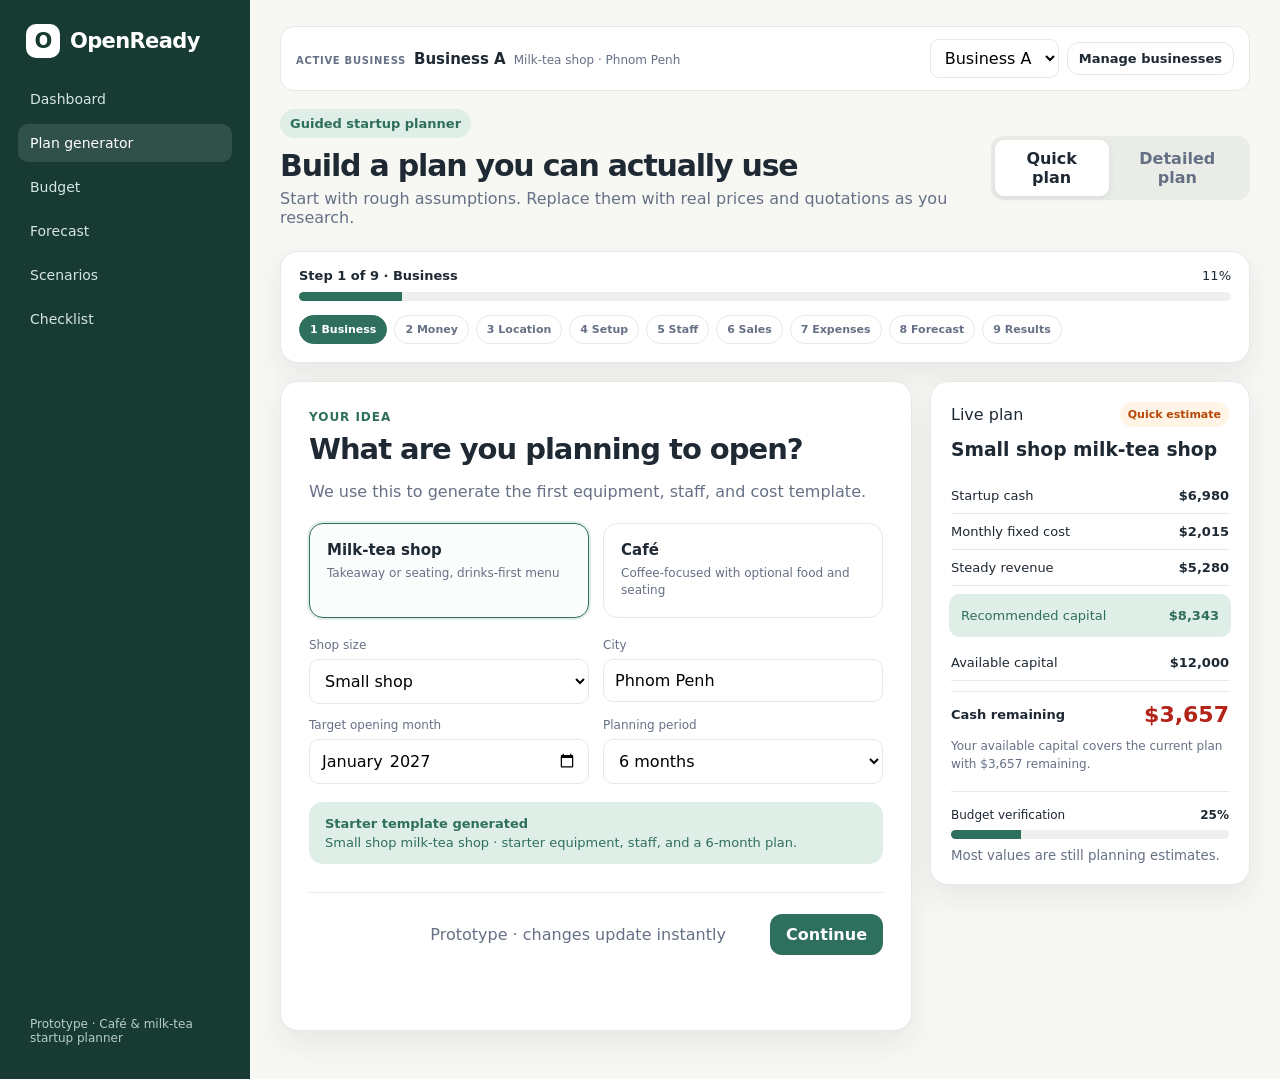
<file: user/onboarding.html>
<!doctype html>
<html>
<head>
  <meta charset="utf-8">
  <meta name="viewport" content="width=device-width,initial-scale=1">
  <title>Plan Generator — OpenReady</title>
  <link rel="stylesheet" href="../assets/styles.css">
</head>
<body>
<div class="shell">
  <aside class="sidebar">
    <a class="brand" href="../index.html"><span class="logo">O</span>OpenReady</a>
    <nav>
      <a href="dashboard.html">Dashboard</a>
      <a class="active" href="onboarding.html">Plan generator</a>
      <a href="budget.html">Budget</a>
      <a href="forecast.html">Forecast</a>
      <a href="scenarios.html">Scenarios</a>
      <a href="checklist.html">Checklist</a>
    </nav>
    <div class="bottom">Prototype · Café & milk-tea startup planner</div>
  </aside>

  <main class="main plan-generator" id="planGenerator">
    <div class="page-head plan-head">
      <div>
        <span class="eyebrow">Guided startup planner</span>
        <h1>Build a plan you can actually use</h1>
        <p>Start with rough assumptions. Replace them with real prices and quotations as you research.</p>
      </div>
      <div class="mode-switch" role="group" aria-label="Planning mode">
        <button class="mode-btn active" type="button" data-plan-mode="quick">Quick plan</button>
        <button class="mode-btn" type="button" data-plan-mode="detailed">Detailed plan</button>
      </div>
    </div>

    <div class="generator-progress card">
      <div class="generator-progress-top"><strong id="stepLabel">Step 1 of 9 · Business</strong><span id="stepPercent">11%</span></div>
      <div class="progress"><span id="wizardProgress" style="width:11%"></span></div>
      <div class="step-pills" id="stepPills">
        <button class="step-pill active" data-go-step="1">1 Business</button>
        <button class="step-pill" data-go-step="2">2 Money</button>
        <button class="step-pill" data-go-step="3">3 Location</button>
        <button class="step-pill" data-go-step="4">4 Setup</button>
        <button class="step-pill" data-go-step="5">5 Staff</button>
        <button class="step-pill" data-go-step="6">6 Sales</button>
        <button class="step-pill" data-go-step="7">7 Expenses</button>
        <button class="step-pill" data-go-step="8">8 Forecast</button>
        <button class="step-pill" data-go-step="9">9 Results</button>
      </div>
    </div>

    <div class="generator-layout">
      <section class="card generator-card">
        <form id="startupPlanForm">
          <div class="wizard-panel active" data-step="1">
            <div class="panel-kicker">Your idea</div>
            <h2>What are you planning to open?</h2>
            <p class="muted">We use this to generate the first equipment, staff, and cost template.</p>
            <div class="choice-grid">
              <label class="choice-card selected"><input type="radio" name="businessType" value="Milk-tea shop" checked><strong>Milk-tea shop</strong><span>Takeaway or seating, drinks-first menu</span></label>
              <label class="choice-card"><input type="radio" name="businessType" value="Café"><strong>Café</strong><span>Coffee-focused with optional food and seating</span></label>
            </div>
            <div class="form-grid section-gap">
              <div class="field"><label>Shop size</label><select name="shopSize"><option value="kiosk">Kiosk</option><option value="small" selected>Small shop</option><option value="medium">Medium shop</option><option value="unknown">I don't know yet</option></select></div>
              <div class="field"><label>City</label><input name="city" value="Phnom Penh"></div>
              <div class="field"><label>Target opening month</label><input name="openingMonth" type="month" value="2027-01"></div>
              <div class="field"><label>Planning period</label><select name="planningMonths"><option value="3">3 months</option><option value="6" selected>6 months</option><option value="12">12 months</option></select></div>
            </div>
            <div class="generated-hint"><strong>Starter template generated</strong><span id="templateHint">Small milk-tea shop · core equipment, 3 staff roles, and a 6-month plan.</span></div>
          </div>

          <div class="wizard-panel" data-step="2">
            <div class="panel-kicker">Your limit</div>
            <h2>How much money can you put into this?</h2>
            <p class="muted">We treat this as a constraint, not as a target to spend.</p>
            <div class="form-grid">
              <div class="field"><label>Cash available now</label><div class="money-input"><span>$</span><input name="availableCapital" type="number" min="0" value="12000"></div></div>
              <div class="field"><label>Maximum you are willing to invest</label><div class="money-input"><span>$</span><input name="maxInvestment" type="number" min="0" value="15000"></div></div>
              <div class="field"><label>Funding source</label><select name="fundingSource"><option>Savings</option><option>Partner</option><option>Loan</option><option>Mixed</option></select></div>
              <div class="field"><label>Already spent before this plan</label><div class="money-input"><span>$</span><input name="alreadySpent" type="number" min="0" value="0"></div></div>
            </div>
            <div class="insight-box" id="capitalConstraint">Your current maximum investment is <strong>$15,000</strong>. We will flag choices that push the plan above it.</div>
          </div>

          <div class="wizard-panel" data-step="3">
            <div class="panel-kicker">Location</div>
            <h2>What will the location cost before you even open?</h2>
            <div class="inline-question"><span>Do you already have a location?</span><label><input type="radio" name="hasLocation" value="yes"> Yes</label><label><input type="radio" name="hasLocation" value="no" checked> Not yet</label></div>
            <div class="form-grid section-gap">
              <div class="field"><label>Monthly rent</label><div class="money-input"><span>$</span><input name="rent" type="number" min="0" value="600"></div></div>
              <div class="field"><label>Deposit</label><select name="depositMonths"><option value="1">1 month</option><option value="2" selected>2 months</option><option value="3">3 months</option></select></div>
              <div class="field"><label>Advance rent</label><select name="advanceMonths"><option value="0">None</option><option value="1" selected>1 month</option><option value="2">2 months</option></select></div>
              <div class="field"><label>Utility / agent deposits</label><div class="money-input"><span>$</span><input name="locationExtras" type="number" min="0" value="150"></div></div>
            </div>
            <div class="calculation-strip"><span>Cash needed for location before opening</span><strong id="locationUpfront">$1,950</strong></div>
          </div>

          <div class="wizard-panel" data-step="4">
            <div class="panel-kicker">Setup</div>
            <h2>What do you need to buy and prepare?</h2>
            <p class="muted">These are planning estimates. Turn items off if you already own them or do not need them.</p>
            <div class="setup-list">
              <label class="setup-item"><input type="checkbox" data-setup-cost="350" checked><span><strong>Sealing machine</strong><small>Equipment · estimate</small></span><b>$350</b></label>
              <label class="setup-item"><input type="checkbox" data-setup-cost="600" checked><span><strong>Refrigerator</strong><small>Equipment · estimate</small></span><b>$600</b></label>
              <label class="setup-item"><input type="checkbox" data-setup-cost="180" checked><span><strong>2 blenders</strong><small>Equipment · estimate</small></span><b>$180</b></label>
              <label class="setup-item"><input type="checkbox" data-setup-cost="250" checked><span><strong>Water filter</strong><small>Equipment · estimate</small></span><b>$250</b></label>
              <label class="setup-item"><input type="checkbox" data-setup-cost="1800" checked><span><strong>Renovation & signage</strong><small>Fit-out · estimate</small></span><b>$1,800</b></label>
              <label class="setup-item"><input type="checkbox" data-setup-cost="1100" checked><span><strong>Counter, tables & chairs</strong><small>Furniture · estimate</small></span><b>$1,100</b></label>
              <label class="setup-item"><input type="checkbox" data-setup-cost="450" checked><span><strong>Initial ingredients & packaging</strong><small>Opening stock · estimate</small></span><b>$450</b></label>
              <label class="setup-item"><input type="checkbox" data-setup-cost="300" checked><span><strong>Opening marketing</strong><small>Launch · estimate</small></span><b>$300</b></label>
            </div>
            <div class="row section-gap"><button type="button" class="btn secondary sm" id="addCustomSetup">+ Add custom cost</button><div>Selected setup: <strong id="setupTotal">$5,030</strong></div></div>
            <div id="customSetupList"></div>
          </div>

          <div class="wizard-panel" data-step="5">
            <div class="panel-kicker">Team</div>
            <h2>Who needs to be working on opening day?</h2>
            <div class="staff-table">
              <div class="staff-row staff-head"><span>Role</span><span>People</span><span>Salary / person</span><span>Monthly</span></div>
              <div class="staff-row"><strong>Barista</strong><input name="baristaQty" type="number" min="0" value="2"><div class="money-input compact"><span>$</span><input name="baristaSalary" type="number" min="0" value="300"></div><b id="baristaTotal">$600</b></div>
              <div class="staff-row"><strong>Cashier</strong><input name="cashierQty" type="number" min="0" value="1"><div class="money-input compact"><span>$</span><input name="cashierSalary" type="number" min="0" value="250"></div><b id="cashierTotal">$250</b></div>
            </div>
            <label class="toggle-line"><input type="checkbox" name="ownerWorks" checked><span><strong>I will work in the shop too</strong><small>This helps explain why the initial team can stay small.</small></span></label>
            <div class="calculation-strip"><span>Estimated monthly payroll</span><strong id="payrollTotal">$850</strong></div>
          </div>

          <div class="wizard-panel" data-step="6">
            <div class="panel-kicker">Sales</div>
            <h2>What does a normal month look like if things go to plan?</h2>
            <p class="muted">Quick mode uses an average order. Detailed menu costing can replace this later.</p>
            <div class="form-grid">
              <div class="field"><label>Expected drinks / orders per day</label><input name="unitsPerDay" type="number" min="0" value="80"></div>
              <div class="field"><label>Average selling price</label><div class="money-input"><span>$</span><input name="avgPrice" type="number" min="0" step="0.05" value="2.20"></div></div>
              <div class="field"><label>Ingredient + packaging cost / order</label><div class="money-input"><span>$</span><input name="variableCost" type="number" min="0" step="0.05" value="0.75"></div></div>
              <div class="field"><label>Operating days / month</label><input name="operatingDays" type="number" min="1" max="31" value="30"></div>
            </div>
            <div class="grid-3 section-gap mini-kpis"><div><span>Steady revenue</span><strong id="steadyRevenue">$5,280</strong></div><div><span>Variable costs</span><strong id="steadyVariable">$1,800</strong></div><div><span>Contribution / order</span><strong id="contributionUnit">$1.45</strong></div></div>
            <button type="button" class="btn secondary section-gap" id="detailMenuBtn">Build detailed menu later</button>
          </div>

          <div class="wizard-panel" data-step="7">
            <div class="panel-kicker">Monthly overhead</div>
            <h2>What else will the shop cost every month?</h2>
            <div class="form-grid">
              <div class="field"><label>Electricity</label><div class="segmented" data-fill-name="electricity"><button type="button" data-value="150">Low $150</button><button type="button" class="active" data-value="250">Typical $250</button><button type="button" data-value="400">High $400</button></div><input type="hidden" name="electricity" value="250"></div>
              <div class="field"><label>Water</label><div class="money-input"><span>$</span><input name="water" type="number" min="0" value="40"></div></div>
              <div class="field"><label>Internet</label><div class="money-input"><span>$</span><input name="internet" type="number" min="0" value="25"></div></div>
              <div class="field"><label>Monthly marketing</label><div class="money-input"><span>$</span><input name="marketing" type="number" min="0" value="150"></div></div>
              <div class="field"><label>Cleaning & supplies</label><div class="money-input"><span>$</span><input name="cleaning" type="number" min="0" value="50"></div></div>
              <div class="field"><label>Maintenance / miscellaneous</label><div class="money-input"><span>$</span><input name="maintenance" type="number" min="0" value="50"></div></div>
            </div>
            <div class="calculation-strip"><span>Estimated fixed monthly cost including rent & payroll</span><strong id="fixedMonthlyTotal">$2,015</strong></div>
          </div>

          <div class="wizard-panel" data-step="8">
            <div class="panel-kicker">Forecast</div>
            <h2>New shops usually need time to reach normal sales.</h2>
            <p class="muted">Choose a ramp-up profile. It changes the cash you need before the business can support itself.</p>
            <div class="choice-grid ramp-grid">
              <label class="choice-card"><input type="radio" name="ramp" value="conservative"><strong>Conservative</strong><span>35% → 55% → 75% → 90% → 100%</span></label>
              <label class="choice-card selected"><input type="radio" name="ramp" value="normal" checked><strong>Normal</strong><span>50% → 70% → 85% → 100%</span></label>
              <label class="choice-card"><input type="radio" name="ramp" value="strong"><strong>Strong launch</strong><span>70% → 85% → 100%</span></label>
            </div>
            <div class="field section-gap"><label>Unexpected-cost buffer</label><div class="segmented" data-fill-name="contingency"><button type="button" data-value="10">10%</button><button type="button" class="active" data-value="15">15% recommended</button><button type="button" data-value="20">20%</button></div><input type="hidden" name="contingency" value="15"></div>
            <div class="forecast-preview" id="forecastPreview"></div>
          </div>

          <div class="wizard-panel" data-step="9">
            <div class="result-hero">
              <div><div class="panel-kicker">Generated plan</div><h2>Here is what your current idea requires.</h2><p>These numbers are a decision tool, not a guarantee. Update estimates as you collect real prices.</p></div>
              <div class="result-status caution" id="resultStatus"><span>Plan status</span><strong>Needs adjustment</strong></div>
            </div>
            <div class="result-money-grid">
              <div class="result-money"><span>Available now</span><strong id="resultAvailable">$12,000</strong></div>
              <div class="result-money featured"><span>Recommended capital</span><strong id="resultRequired">$0</strong></div>
              <div class="result-money"><span id="gapLabel">Funding gap</span><strong id="resultGap">$0</strong></div>
            </div>
            <div class="explanation-card">
              <h3>Why this amount?</h3>
              <div class="explanation-row"><span>Location + setup before opening</span><strong id="whyStartup">$0</strong></div>
              <div class="explanation-row"><span>Cash needed during ramp-up</span><strong id="whyRamp">$0</strong></div>
              <div class="explanation-row"><span>Unexpected-cost reserve</span><strong id="whyBuffer">$0</strong></div>
            </div>
            <div class="grid-4 result-kpis">
              <div class="kpi"><div class="label">Steady revenue</div><div class="value" id="resultRevenue">$0</div><small>/ month</small></div>
              <div class="kpi"><div class="label">Operating cost</div><div class="value" id="resultOperating">$0</div><small>/ month at target sales</small></div>
              <div class="kpi"><div class="label">Operating profit</div><div class="value" id="resultProfit">$0</div><small>/ month at target sales</small></div>
              <div class="kpi"><div class="label">Break-even</div><div class="value"><span id="resultBreakEven">0</span>/day</div><small>estimated orders</small></div>
            </div>
            <div class="grid-2 section-gap">
              <div class="card inner-card"><h3>Plan risks</h3><div class="stack" id="riskList"></div></div>
              <div class="card inner-card"><h3>What should you try next?</h3><div class="action-stack"><a class="btn secondary" href="scenarios.html">Compare a smaller shop</a><a class="btn secondary" href="scenarios.html">Try a cheaper location</a><a class="btn secondary" href="budget.html">Replace estimates with quotes</a><a class="btn primary" href="dashboard.html">Save this working plan</a></div></div>
            </div>
          </div>
        </form>

        <div class="wizard-actions" id="wizardActions">
          <button type="button" class="btn secondary" id="prevStep">Back</button>
          <span class="muted" id="autosaveLabel">Prototype · changes update instantly</span>
          <button type="button" class="btn primary" id="nextStep">Continue</button>
        </div>
      </section>

      <aside class="card live-summary" id="liveSummary">
        <div class="live-head"><span>Live plan</span><span class="tag estimated" id="liveMode">Quick estimate</span></div>
        <h3 id="liveBusinessName">Small milk-tea shop</h3>
        <div class="summary-metric"><span>Startup cash</span><strong id="liveStartup">$0</strong></div>
        <div class="summary-metric"><span>Monthly fixed cost</span><strong id="liveFixed">$0</strong></div>
        <div class="summary-metric"><span>Steady revenue</span><strong id="liveRevenue">$0</strong></div>
        <div class="summary-metric emphasized"><span>Recommended capital</span><strong id="liveRequired">$0</strong></div>
        <div class="summary-metric"><span>Available capital</span><strong id="liveAvailable">$0</strong></div>
        <div class="summary-divider"></div>
        <div class="gap-summary"><span id="liveGapLabel">Funding gap</span><strong id="liveGap">$0</strong></div>
        <div class="summary-note" id="liveNote">Complete a few assumptions to see whether your current budget is enough.</div>
        <div class="confidence-mini"><div class="row"><span>Budget verification</span><strong id="verificationPct">25%</strong></div><div class="progress"><span id="verificationBar" style="width:25%"></span></div><small>Most values are still planning estimates.</small></div>
      </aside>
    </div>
  </main>
</div>
<script src="../assets/app.js"></script>
</body>
</html>
</file>
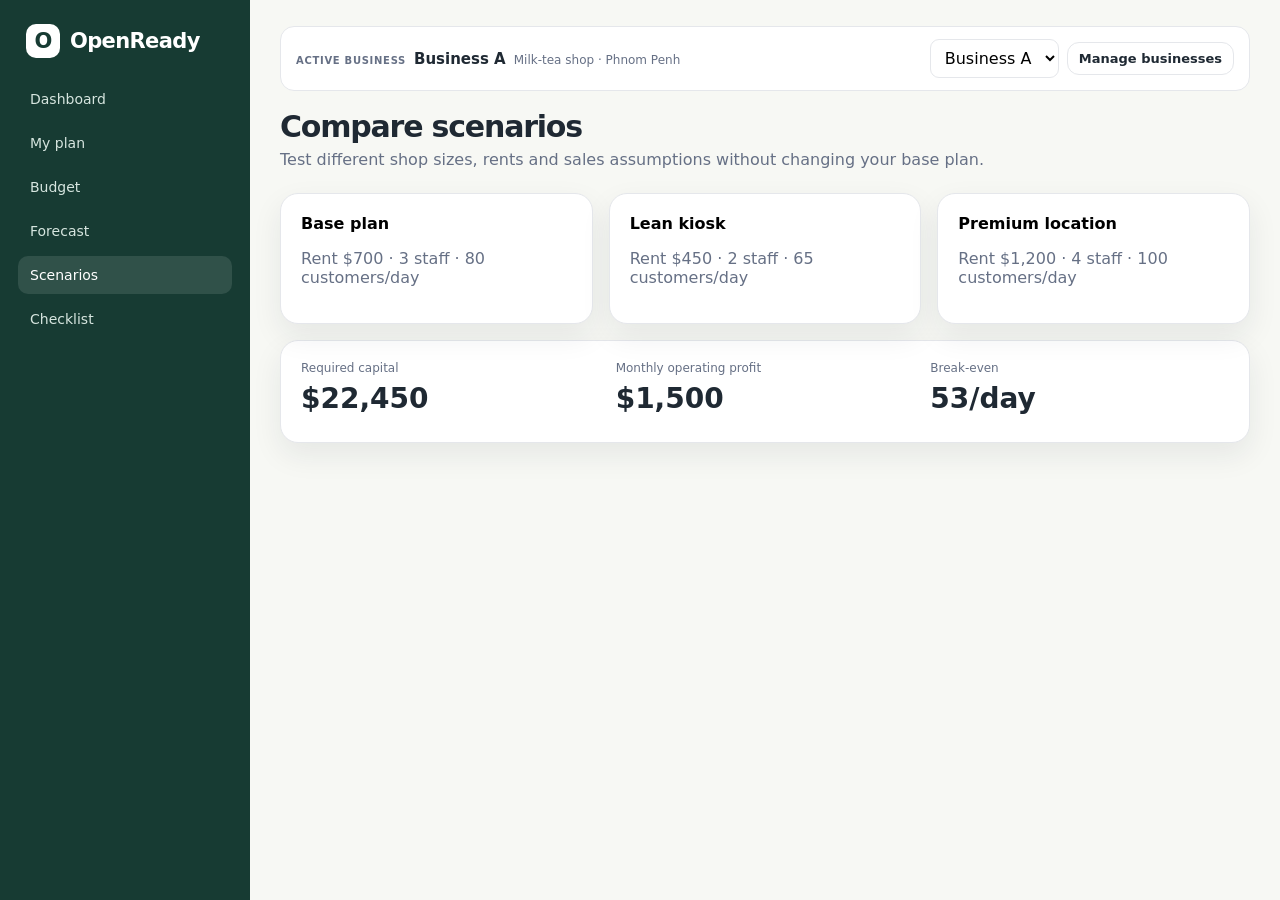
<file: user/scenarios.html>
<!doctype html><html><head><meta charset="utf-8"><meta name="viewport" content="width=device-width,initial-scale=1"><title>Scenarios — OpenReady</title><link rel="stylesheet" href="../assets/styles.css"></head><body><div class="shell"><aside class="sidebar"><a class="brand" href="../index.html"><span class="logo">O</span>OpenReady</a><nav><a href="dashboard.html">Dashboard</a><a href="onboarding.html">My plan</a><a href="budget.html">Budget</a><a href="forecast.html">Forecast</a><a class="active" href="scenarios.html">Scenarios</a><a href="checklist.html">Checklist</a></nav></aside><main class="main"><div class="page-head"><div><h1>Compare scenarios</h1><p>Test different shop sizes, rents and sales assumptions without changing your base plan.</p></div></div><div class="grid-3"><button class="card" data-scenario="base" style="text-align:left"><strong>Base plan</strong><p class="muted">Rent $700 · 3 staff · 80 customers/day</p></button><button class="card" data-scenario="lean" style="text-align:left"><strong>Lean kiosk</strong><p class="muted">Rent $450 · 2 staff · 65 customers/day</p></button><button class="card" data-scenario="premium" style="text-align:left"><strong>Premium location</strong><p class="muted">Rent $1,200 · 4 staff · 100 customers/day</p></button></div><div class="card" style="margin-top:16px" id="scenarioResult"><div class="grid-3"><div class="kpi"><div class="label">Required capital</div><div class="value">$22,450</div></div><div class="kpi"><div class="label">Monthly operating profit</div><div class="value">$1,500</div></div><div class="kpi"><div class="label">Break-even</div><div class="value">53/day</div></div></div></div></main></div><script src="../assets/app.js"></script></body></html>
</file>
<file: assets/styles.css>
:root{
  --bg:#f7f8f4;--panel:#fff;--text:#1f2933;--muted:#667085;--line:#e5e7eb;
  --brand:#2f6f5e;--brand-2:#dfeee7;--accent:#f3b35b;--danger:#b54708;--danger-bg:#fff4e5;
  --success:#176b4d;--success-bg:#eaf7f1;--shadow:0 12px 30px rgba(31,41,51,.08);--radius:18px;
}
*{box-sizing:border-box}body{margin:0;font-family:Inter,ui-sans-serif,system-ui,-apple-system,BlinkMacSystemFont,"Segoe UI",sans-serif;background:var(--bg);color:var(--text)}
a{color:inherit;text-decoration:none}button,input,select{font:inherit}.container{width:min(1180px,calc(100% - 32px));margin:auto}
.topbar{height:72px;display:flex;align-items:center;justify-content:space-between}.brand{font-weight:800;font-size:21px;letter-spacing:-.03em;display:flex;gap:10px;align-items:center}.logo{width:34px;height:34px;border-radius:10px;background:var(--brand);display:grid;place-items:center;color:#fff;font-weight:800}.nav{display:flex;gap:24px;color:var(--muted);font-size:14px}.actions{display:flex;gap:10px}.btn{border:0;border-radius:12px;padding:11px 16px;cursor:pointer;font-weight:700}.btn.primary{background:var(--brand);color:#fff}.btn.secondary{background:#fff;border:1px solid var(--line)}.btn.ghost{background:transparent}.btn.sm{padding:8px 11px;font-size:13px}.hero{display:grid;grid-template-columns:1.1fr .9fr;gap:52px;align-items:center;padding:76px 0 54px}.eyebrow{display:inline-flex;padding:7px 10px;border-radius:999px;background:var(--brand-2);color:var(--brand);font-size:13px;font-weight:700}.hero h1{font-size:58px;line-height:1.02;letter-spacing:-.055em;margin:18px 0}.hero p{font-size:18px;line-height:1.6;color:var(--muted);max-width:640px}.hero-card,.card{background:var(--panel);border:1px solid var(--line);border-radius:var(--radius);box-shadow:var(--shadow)}.hero-card{padding:22px}.metric-grid{display:grid;grid-template-columns:repeat(2,1fr);gap:14px}.metric{padding:17px;border-radius:14px;background:#fafafa;border:1px solid var(--line)}.metric .label{color:var(--muted);font-size:12px}.metric .value{font-size:26px;font-weight:800;margin-top:5px}.delta{font-size:12px;margin-top:4px}.delta.warn{color:var(--danger)}.section{padding:58px 0}.section-title{font-size:34px;letter-spacing:-.04em;margin:0 0 8px}.section-copy{color:var(--muted);max-width:700px;line-height:1.6}.feature-grid{display:grid;grid-template-columns:repeat(3,1fr);gap:18px;margin-top:28px}.feature{padding:22px}.feature .icon{font-size:24px}.feature h3{margin:14px 0 8px}.feature p{color:var(--muted);font-size:14px;line-height:1.55}.footer{padding:36px 0 52px;color:var(--muted);font-size:13px}
.shell{display:grid;grid-template-columns:250px 1fr;min-height:100vh}.sidebar{background:#173b33;color:#fff;padding:22px 18px;display:flex;flex-direction:column}.sidebar .brand{padding:2px 8px 22px}.sidebar .logo{background:#fff;color:#173b33}.sidebar nav{display:flex;flex-direction:column;gap:6px}.sidebar nav a{padding:11px 12px;border-radius:10px;color:#d6e5df;font-size:14px}.sidebar nav a.active,.sidebar nav a:hover{background:rgba(255,255,255,.11);color:#fff}.sidebar .bottom{margin-top:auto;font-size:12px;color:#b8cdc6;padding:12px}.main{padding:26px 30px 48px}.page-head{display:flex;justify-content:space-between;align-items:flex-start;margin-bottom:24px}.page-head h1{margin:0;font-size:30px;letter-spacing:-.04em}.page-head p{margin:6px 0 0;color:var(--muted)}.grid-4{display:grid;grid-template-columns:repeat(4,1fr);gap:16px}.grid-3{display:grid;grid-template-columns:repeat(3,1fr);gap:16px}.grid-2{display:grid;grid-template-columns:repeat(2,1fr);gap:16px}.card{padding:20px}.kpi .label{font-size:12px;color:var(--muted)}.kpi .value{font-size:28px;font-weight:800;margin:7px 0}.kpi small{color:var(--muted)}.progress{height:9px;background:#edf0ed;border-radius:99px;overflow:hidden}.progress span{display:block;height:100%;background:var(--brand)}.stack{display:flex;flex-direction:column;gap:14px}.row{display:flex;align-items:center;justify-content:space-between;gap:16px}.muted{color:var(--muted)}.tag{font-size:11px;font-weight:800;border-radius:999px;padding:6px 8px;background:#f2f4f7;color:#475467}.tag.quoted{background:#e9efff;color:#3559a8}.tag.confirmed{background:var(--success-bg);color:var(--success)}.tag.estimated{background:#fff4e5;color:#b54708}.warnbox{padding:14px 16px;border-radius:12px;background:var(--danger-bg);color:var(--danger);font-size:13px}.goodbox{padding:14px 16px;border-radius:12px;background:var(--success-bg);color:var(--success);font-size:13px}.table{width:100%;border-collapse:collapse}.table th,.table td{text-align:left;padding:13px 10px;border-bottom:1px solid var(--line);font-size:13px}.table th{color:var(--muted);font-size:11px;text-transform:uppercase;letter-spacing:.04em}.money{text-align:right!important;font-variant-numeric:tabular-nums}.chart{height:220px;display:flex;align-items:flex-end;gap:12px;padding-top:20px}.bar{flex:1;background:var(--brand-2);border-radius:8px 8px 2px 2px;position:relative;min-width:20px}.bar strong{position:absolute;bottom:100%;left:50%;transform:translate(-50%,-6px);font-size:11px}.bar span{position:absolute;top:100%;left:50%;transform:translate(-50%,7px);font-size:11px;color:var(--muted)}.form-grid{display:grid;grid-template-columns:repeat(2,1fr);gap:14px}.field label{display:block;font-size:12px;color:var(--muted);margin-bottom:7px}.field input,.field select{width:100%;border:1px solid var(--line);background:#fff;border-radius:10px;padding:11px}.wizard{display:grid;grid-template-columns:260px 1fr;gap:18px}.steps{padding:18px}.step{display:flex;gap:10px;align-items:center;padding:11px;border-radius:10px;font-size:13px}.step.done{color:var(--success)}.step.current{background:var(--brand-2);color:var(--brand);font-weight:800}.step-num{width:24px;height:24px;border-radius:50%;display:grid;place-items:center;background:#f2f4f7;font-size:11px}.list-item{padding:14px 0;border-bottom:1px solid var(--line)}.list-item:last-child{border-bottom:0}.check{display:flex;align-items:flex-start;gap:10px}.check input{margin-top:3px}.role-switch{display:flex;gap:8px;flex-wrap:wrap;margin-top:20px}.role-switch a{padding:8px 10px;background:#fff;border:1px solid var(--line);border-radius:10px;font-size:12px}.admin-accent{--brand:#6b4fb3;--brand-2:#eee9fb}.admin-accent .sidebar{background:#2e2544}

.plan-generator{max-width:1480px}.plan-head{align-items:center}.plan-head h1{margin-top:10px}.mode-switch{display:flex;background:#e9ece7;padding:4px;border-radius:12px}.mode-btn{border:0;background:transparent;padding:9px 12px;border-radius:9px;font-weight:700;color:var(--muted);cursor:pointer}.mode-btn.active{background:#fff;color:var(--text);box-shadow:0 2px 7px rgba(31,41,51,.08)}.generator-progress{margin-bottom:18px;padding:16px 18px}.generator-progress-top{display:flex;justify-content:space-between;font-size:13px;margin-bottom:9px}.step-pills{display:flex;gap:7px;overflow:auto;margin-top:14px;padding-bottom:2px}.step-pill{white-space:nowrap;border:1px solid var(--line);background:#fff;color:var(--muted);border-radius:999px;padding:7px 10px;font-size:11px;font-weight:700;cursor:pointer}.step-pill.active{background:var(--brand);color:#fff;border-color:var(--brand)}.step-pill.done{background:var(--brand-2);color:var(--brand);border-color:transparent}.generator-layout{display:grid;grid-template-columns:minmax(0,1fr) 320px;gap:18px;align-items:start}.generator-card{padding:28px;min-height:650px}.wizard-panel{display:none}.wizard-panel.active{display:block}.wizard-panel h2{font-size:29px;letter-spacing:-.035em;margin:8px 0}.panel-kicker{font-size:12px;text-transform:uppercase;letter-spacing:.08em;font-weight:800;color:var(--brand)}.section-gap{margin-top:20px}.choice-grid{display:grid;grid-template-columns:repeat(2,1fr);gap:14px;margin-top:22px}.choice-card{position:relative;display:flex;flex-direction:column;gap:6px;padding:17px;border:1px solid var(--line);border-radius:14px;background:#fff;cursor:pointer}.choice-card input{position:absolute;opacity:0;pointer-events:none}.choice-card strong{font-size:15px}.choice-card span{font-size:12px;color:var(--muted);line-height:1.45}.choice-card.selected{border-color:var(--brand);box-shadow:0 0 0 2px color-mix(in srgb,var(--brand) 12%,transparent);background:#fbfdfc}.generated-hint,.insight-box{margin-top:18px;border-radius:14px;padding:14px 16px;background:var(--brand-2);color:var(--brand);font-size:13px}.generated-hint{display:flex;flex-direction:column;gap:4px}.inline-question{display:flex;flex-wrap:wrap;gap:18px;align-items:center;padding:14px 0}.inline-question>span{font-weight:700;margin-right:auto}.money-input{display:flex;align-items:center;border:1px solid var(--line);background:#fff;border-radius:10px;overflow:hidden}.money-input span{padding-left:11px;color:var(--muted)}.money-input input{border:0!important;box-shadow:none!important}.money-input.compact{max-width:150px}.calculation-strip{display:flex;justify-content:space-between;gap:20px;align-items:center;margin-top:22px;padding:15px 16px;border-top:1px solid var(--line);border-bottom:1px solid var(--line)}.setup-list{display:flex;flex-direction:column;margin-top:18px}.setup-item{display:grid;grid-template-columns:auto 1fr auto;gap:13px;align-items:center;padding:13px 0;border-bottom:1px solid var(--line);cursor:pointer}.setup-item span{display:flex;flex-direction:column;gap:2px}.setup-item small{color:var(--muted)}.setup-item b{font-variant-numeric:tabular-nums}.custom-setup-row{display:flex;justify-content:space-between;padding:10px 0;border-bottom:1px dashed var(--line);font-size:13px}.staff-table{margin-top:20px;border:1px solid var(--line);border-radius:14px;overflow:hidden}.staff-row{display:grid;grid-template-columns:1.3fr .6fr 1fr .8fr;gap:12px;align-items:center;padding:12px 14px;border-bottom:1px solid var(--line)}.staff-row:last-child{border-bottom:0}.staff-row input{width:100%;border:1px solid var(--line);border-radius:9px;padding:9px}.staff-head{background:#f7f8f7;color:var(--muted);font-size:11px;font-weight:800;text-transform:uppercase}.toggle-line{display:flex;gap:11px;align-items:flex-start;margin-top:18px;padding:13px;border-radius:12px;background:#fafafa}.toggle-line span{display:flex;flex-direction:column;gap:3px}.toggle-line small{color:var(--muted)}.mini-kpis>div{padding:14px;border:1px solid var(--line);border-radius:12px;background:#fafafa;display:flex;flex-direction:column;gap:6px}.mini-kpis span{font-size:11px;color:var(--muted)}.mini-kpis strong{font-size:20px}.segmented{display:flex;gap:6px;flex-wrap:wrap}.segmented button{border:1px solid var(--line);background:#fff;border-radius:9px;padding:9px 10px;cursor:pointer;font-size:12px}.segmented button.active{border-color:var(--brand);background:var(--brand-2);color:var(--brand);font-weight:800}.ramp-grid{grid-template-columns:repeat(3,1fr)}.forecast-preview{margin-top:22px;border:1px solid var(--line);border-radius:14px;overflow:hidden}.forecast-month{display:flex;justify-content:space-between;gap:20px;padding:13px 15px;border-bottom:1px solid var(--line);font-size:13px}.forecast-month:last-child{border-bottom:0}.forecast-month>div{display:flex;flex-direction:column;gap:3px}.forecast-month>div:last-child{text-align:right}.forecast-month small{color:var(--muted)}.negative{color:#b42318}.positive{color:var(--success)}.result-hero{display:flex;justify-content:space-between;gap:24px;align-items:flex-start}.result-hero p{color:var(--muted);max-width:680px}.result-status{min-width:150px;padding:12px 14px;border-radius:14px;display:flex;flex-direction:column;gap:4px}.result-status span{font-size:11px}.result-status.caution{background:var(--danger-bg);color:var(--danger)}.result-status.good{background:var(--success-bg);color:var(--success)}.result-status.danger{background:#fee4e2;color:#b42318}.result-money-grid{display:grid;grid-template-columns:repeat(3,1fr);gap:14px;margin-top:22px}.result-money{padding:17px;border:1px solid var(--line);border-radius:14px;display:flex;flex-direction:column;gap:6px}.result-money span{font-size:12px;color:var(--muted)}.result-money strong{font-size:26px}.result-money.featured{background:#173b33;color:#fff;border-color:#173b33}.result-money.featured span{color:#c9ddd6}.explanation-card{margin-top:18px;padding:18px;border-radius:14px;background:#fafafa;border:1px solid var(--line)}.explanation-card h3{margin-top:0}.explanation-row{display:flex;justify-content:space-between;padding:9px 0;border-bottom:1px solid var(--line);font-size:13px}.explanation-row:last-child{border-bottom:0}.result-kpis{margin-top:18px}.inner-card{box-shadow:none}.inner-card h3{margin-top:0}.risk{display:flex;flex-direction:column;gap:4px;padding:11px 12px;border-radius:11px;font-size:12px}.risk.warning{background:#fff4e5;color:#9a4f00}.risk.critical{background:#fee4e2;color:#b42318}.risk.good{background:var(--success-bg);color:var(--success)}.risk span{line-height:1.45}.action-stack{display:flex;flex-direction:column;gap:9px}.wizard-actions{display:flex;justify-content:space-between;align-items:center;gap:12px;margin-top:28px;padding-top:20px;border-top:1px solid var(--line)}.live-summary{position:sticky;top:18px;padding:20px}.live-head{display:flex;justify-content:space-between;align-items:center}.live-summary h3{margin:12px 0 18px}.summary-metric{display:flex;justify-content:space-between;gap:12px;padding:10px 0;border-bottom:1px solid var(--line);font-size:13px}.summary-metric strong{font-variant-numeric:tabular-nums}.summary-metric.emphasized{padding:14px 12px;margin:8px -2px;background:var(--brand-2);color:var(--brand);border-radius:11px;border:0}.summary-divider{height:1px;background:var(--line);margin:10px 0}.gap-summary{display:flex;justify-content:space-between;align-items:center;font-size:13px;font-weight:800}.gap-summary strong{font-size:22px;color:#b42318}.gap-summary strong.positive{color:var(--success)}.summary-note{margin-top:10px;font-size:12px;color:var(--muted);line-height:1.5}.confidence-mini{margin-top:18px;padding-top:16px;border-top:1px solid var(--line)}.confidence-mini .row{font-size:12px}.confidence-mini .progress{margin:8px 0 6px}.confidence-mini small{color:var(--muted)}

@media(max-width:1180px){.generator-layout{grid-template-columns:1fr}.live-summary{position:static;order:-1;display:grid;grid-template-columns:repeat(3,1fr);gap:10px}.live-head,.live-summary h3,.summary-divider,.summary-note,.confidence-mini{grid-column:1/-1}.summary-metric{border:1px solid var(--line);border-radius:10px;padding:10px}.summary-metric.emphasized{margin:0}.gap-summary{grid-column:1/-1;padding-top:6px}}
@media(max-width:900px){.hero{grid-template-columns:1fr}.hero h1{font-size:44px}.feature-grid,.grid-4,.grid-3{grid-template-columns:1fr 1fr}.shell{grid-template-columns:1fr}.sidebar{position:static}.sidebar nav{flex-direction:row;overflow:auto}.sidebar .bottom{display:none}.wizard{grid-template-columns:1fr}.steps{display:none}.plan-head{align-items:flex-start}.ramp-grid{grid-template-columns:1fr}.result-money-grid{grid-template-columns:1fr 1fr}.staff-row{grid-template-columns:1fr 90px 1fr 100px}}
@media(max-width:640px){.nav{display:none}.hero{padding-top:42px}.hero h1{font-size:38px}.feature-grid,.grid-4,.grid-3,.grid-2,.metric-grid,.form-grid{grid-template-columns:1fr}.main{padding:20px 16px}.page-head{flex-direction:column;gap:12px}.generator-card{padding:20px}.generator-progress{padding:14px}.choice-grid,.result-money-grid{grid-template-columns:1fr}.staff-head{display:none}.staff-row{grid-template-columns:1fr 1fr}.staff-row strong{grid-column:1/-1}.live-summary{display:block}.summary-metric{margin-bottom:8px}.result-hero{flex-direction:column}.wizard-actions{position:sticky;bottom:0;background:#fff;margin-left:-20px;margin-right:-20px;padding:14px 20px;border-top:1px solid var(--line);z-index:5}.wizard-actions .muted{display:none}}
</file>
<file: assets/detailed-plan.css>
.detailed-planner{max-width:1500px}.detailed-head{align-items:center}.detail-layout{display:grid;grid-template-columns:minmax(0,1fr) 330px;gap:18px;align-items:start}.detail-main{display:flex;flex-direction:column;gap:18px}.detail-card{padding:24px}.section-title-row{display:flex;justify-content:space-between;gap:16px;align-items:flex-start}.section-title-row h2{margin:6px 0;font-size:26px;letter-spacing:-.03em}.detail-table-wrap{overflow:auto;margin-top:18px}.detail-table{width:100%;border-collapse:collapse;min-width:760px}.detail-table th,.detail-table td{padding:11px 9px;border-bottom:1px solid var(--line);font-size:12px;vertical-align:middle;text-align:left}.detail-table th{font-size:10px;text-transform:uppercase;letter-spacing:.05em;color:var(--muted)}.detail-table input,.detail-table select{width:100%;min-width:80px;border:1px solid var(--line);border-radius:9px;padding:8px;background:#fff}.detail-table .danger-link{border:0;background:transparent;color:#b42318;cursor:pointer;font-weight:700}.recipe-picker{display:flex;justify-content:space-between;align-items:center;gap:14px;margin-top:18px}.recipe-picker label{display:flex;align-items:center;gap:9px;font-size:13px;font-weight:700}.recipe-picker select{border:1px solid var(--line);border-radius:9px;padding:9px;background:#fff}.recipe-summary{display:grid;grid-template-columns:repeat(4,1fr);gap:12px;margin-top:18px}.recipe-summary>div{padding:14px;border:1px solid var(--line);border-radius:12px;background:#fafafa;display:flex;flex-direction:column;gap:5px}.recipe-summary span{font-size:11px;color:var(--muted)}.recipe-summary strong{font-size:20px}.detail-summary{position:sticky;top:18px;padding:20px}.detail-summary h3{margin:2px 0 0}.detail-kpi{display:flex;justify-content:space-between;gap:16px;padding:12px 0;border-bottom:1px solid var(--line);align-items:baseline}.detail-kpi span{font-size:12px;color:var(--muted)}.detail-kpi strong{font-size:18px;text-align:right}.detail-kpi.accent{margin:12px -8px 0;padding:14px 8px;background:var(--brand-2);border-radius:10px;border-bottom:0}.detail-kpi.accent strong,.detail-kpi.accent span{color:var(--brand)}.progress-block{margin-top:18px}.detail-note{margin:16px 0;padding:13px;border-radius:11px;background:#fafafa;border:1px solid var(--line);font-size:12px;line-height:1.5;color:var(--muted)}.btn.full{display:block;width:100%;text-align:center}.unit-cost{font-variant-numeric:tabular-nums;font-weight:700}.metric-good{color:var(--success)}.metric-warn{color:var(--danger)}.empty-row td{text-align:center!important;color:var(--muted);padding:22px!important}.detail-table .readonly{background:#f7f8f7;color:#475467}.detail-table .tiny{max-width:95px}.detail-table .ingredient-name{min-width:150px}.detail-table .menu-name{min-width:170px}@media(max-width:1050px){.detail-layout{grid-template-columns:1fr}.detail-summary{position:static}.recipe-summary{grid-template-columns:1fr 1fr}}@media(max-width:640px){.section-title-row,.recipe-picker{flex-direction:column;align-items:stretch}.recipe-summary{grid-template-columns:1fr}.detail-card{padding:18px}}
</file>
